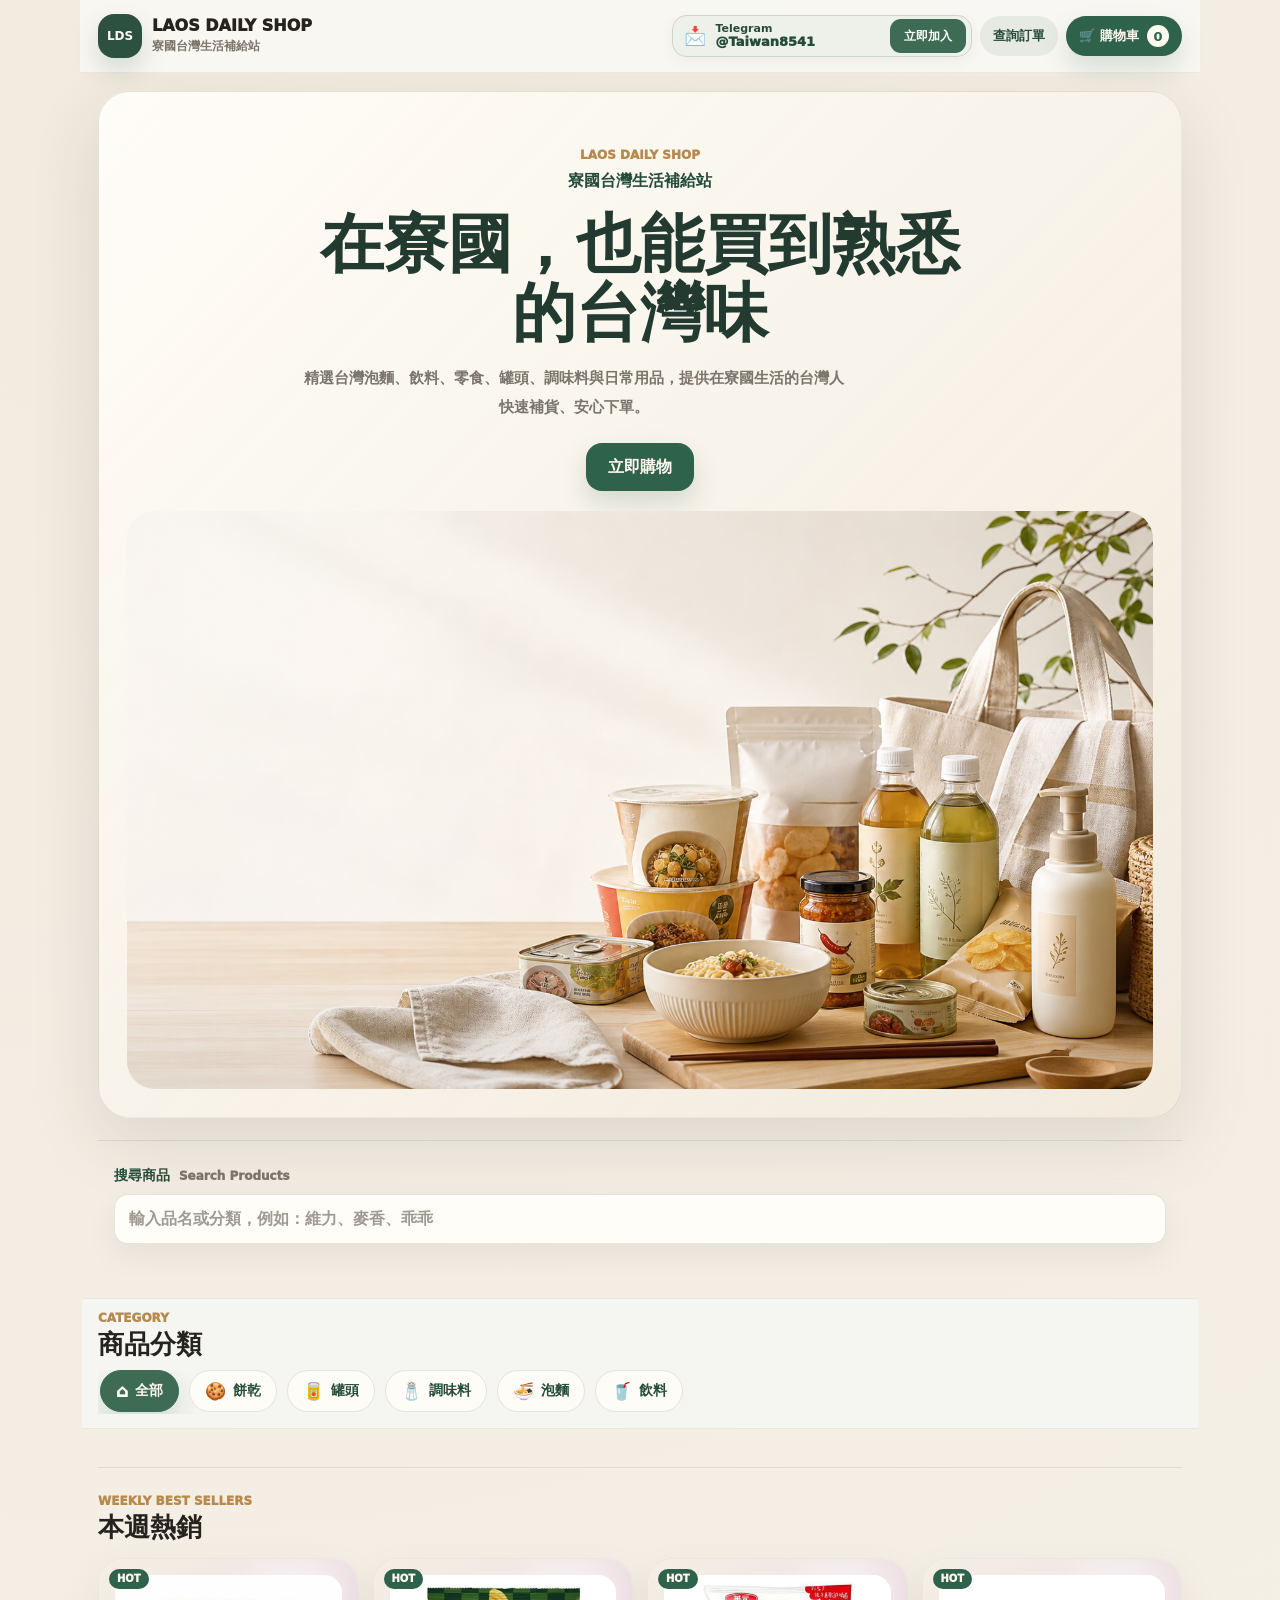
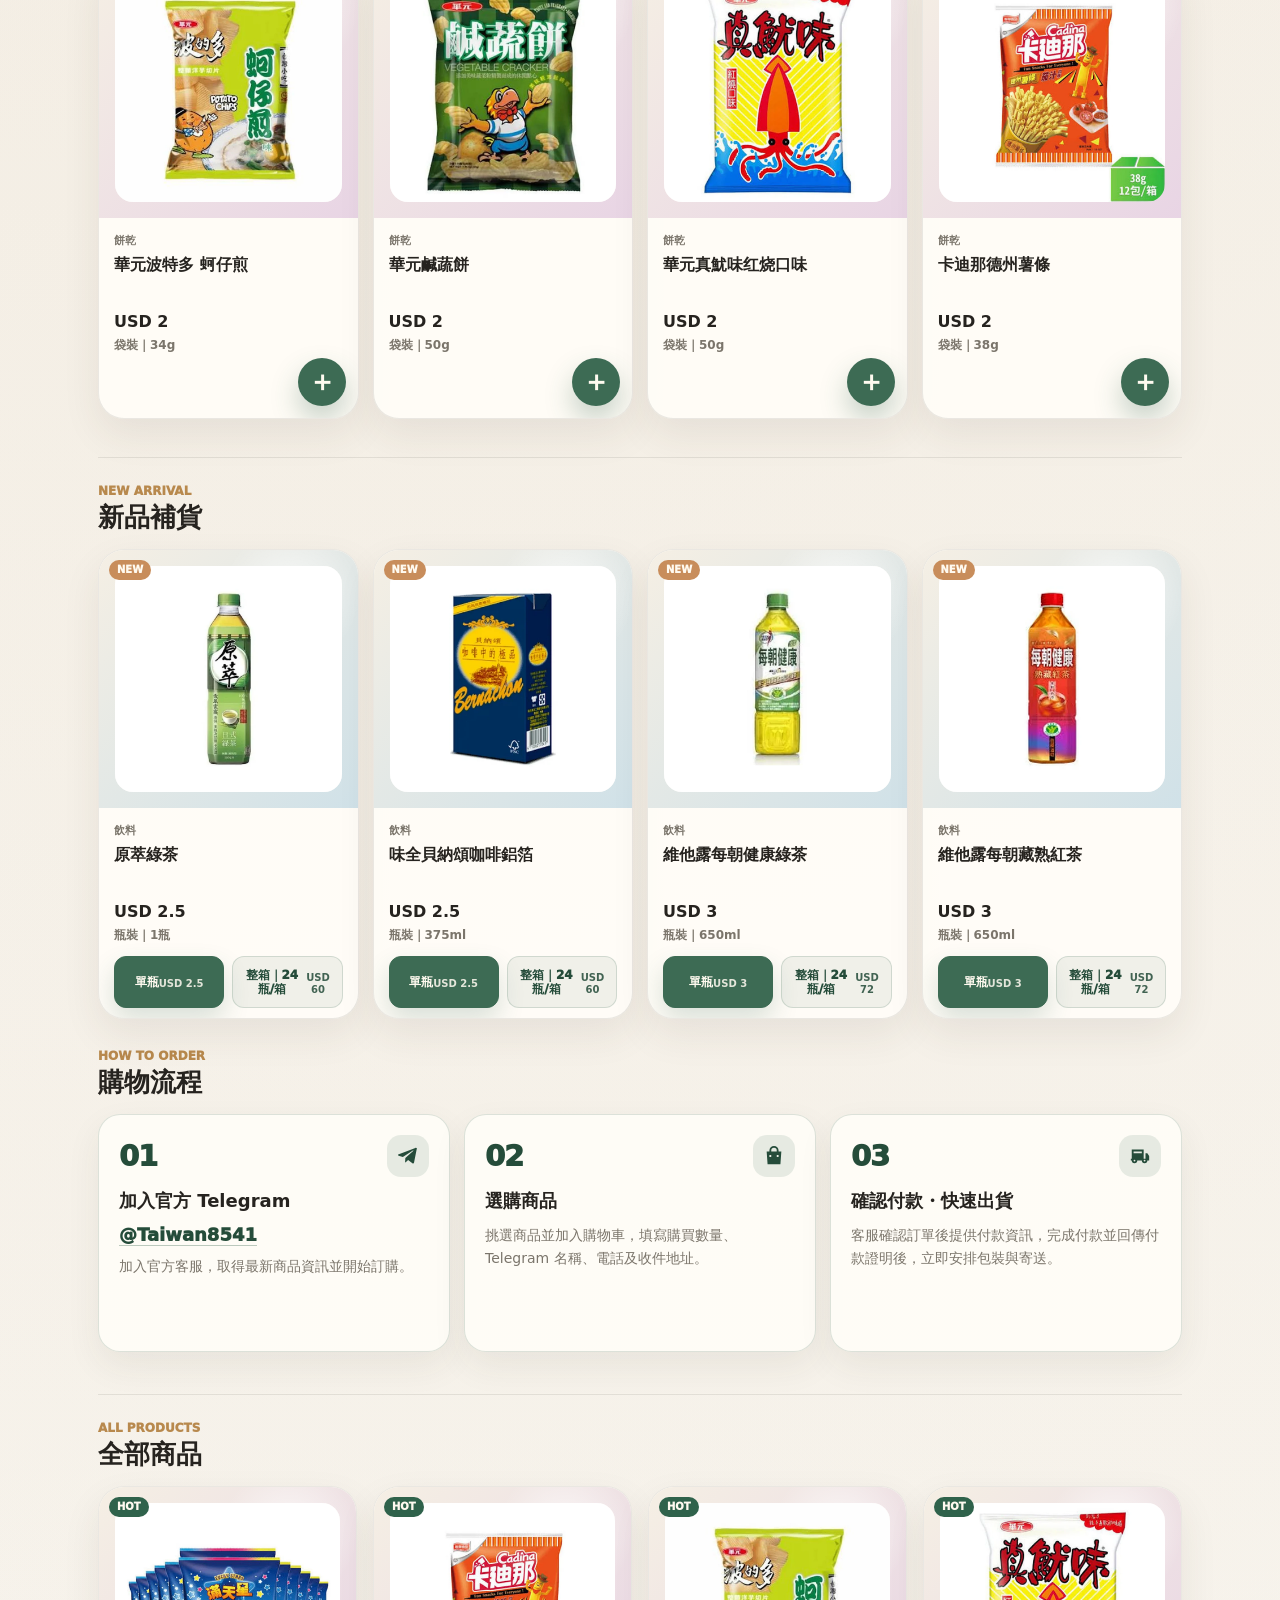
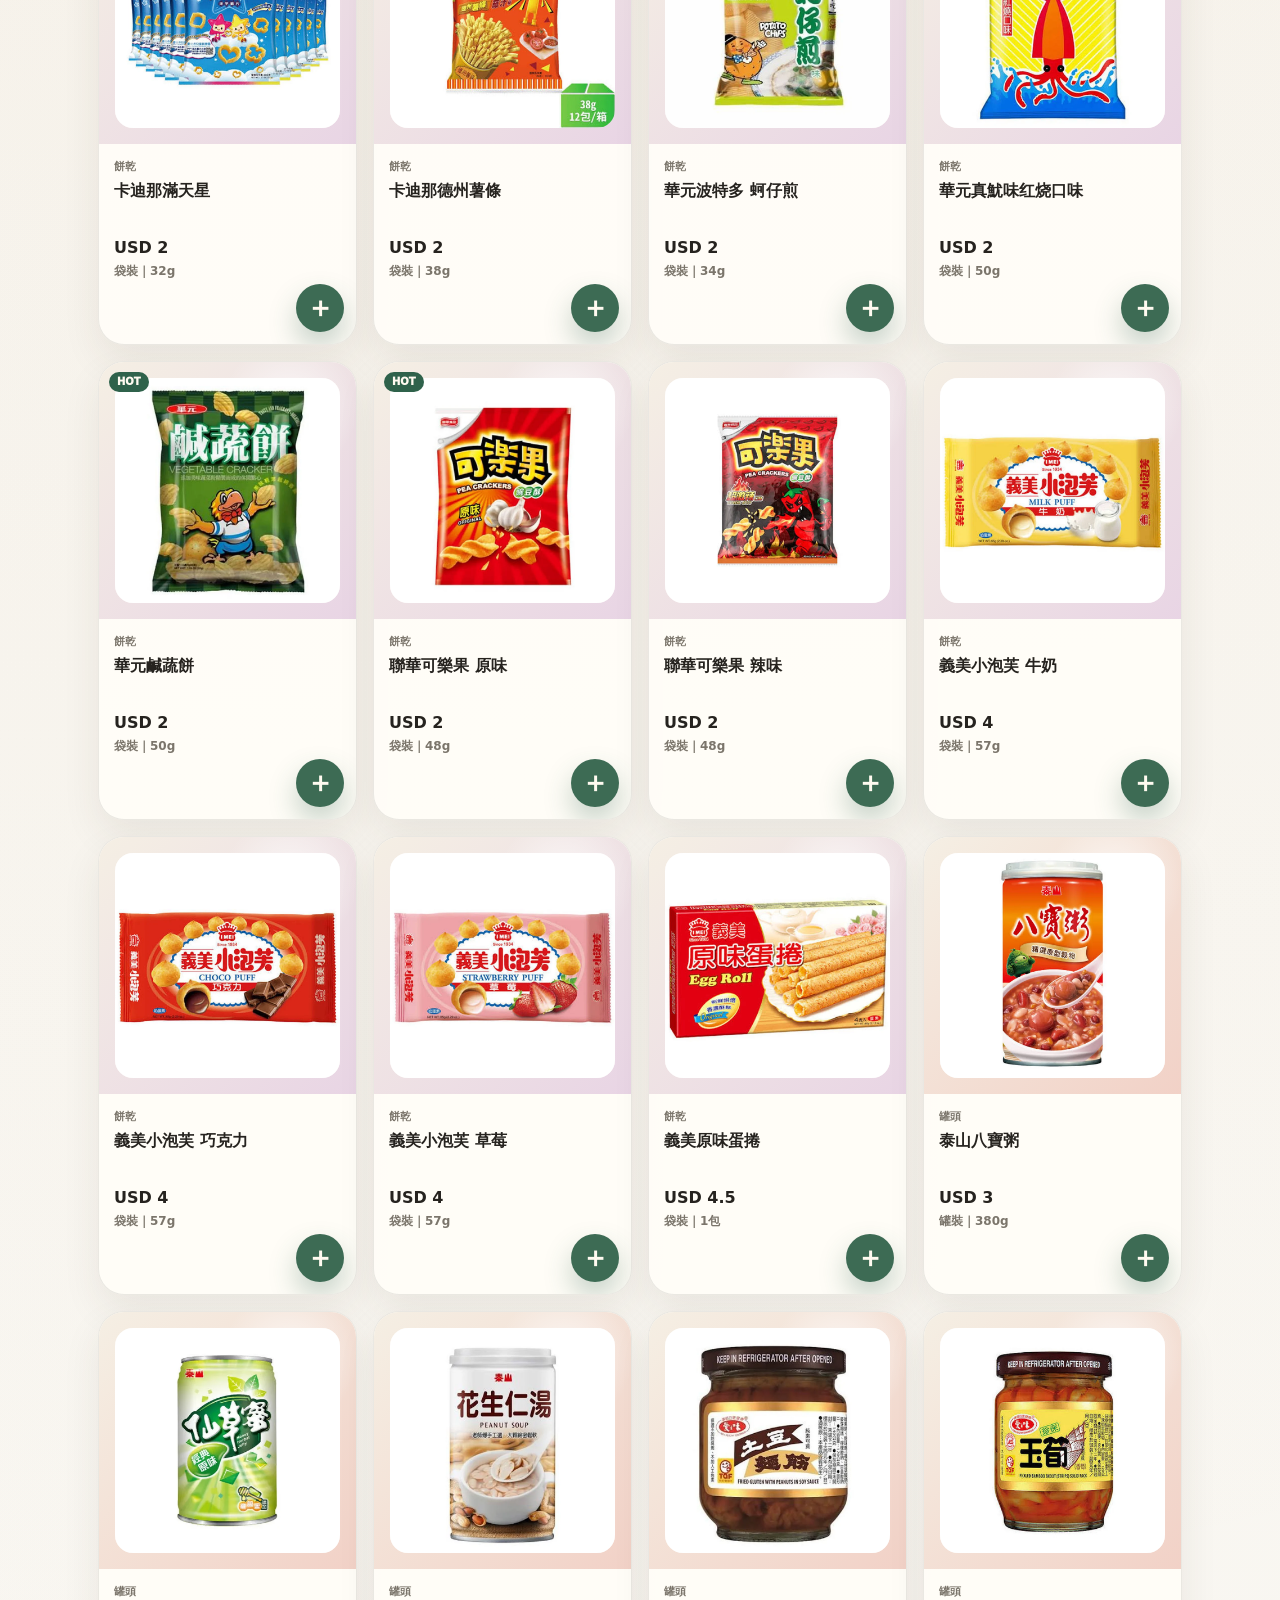
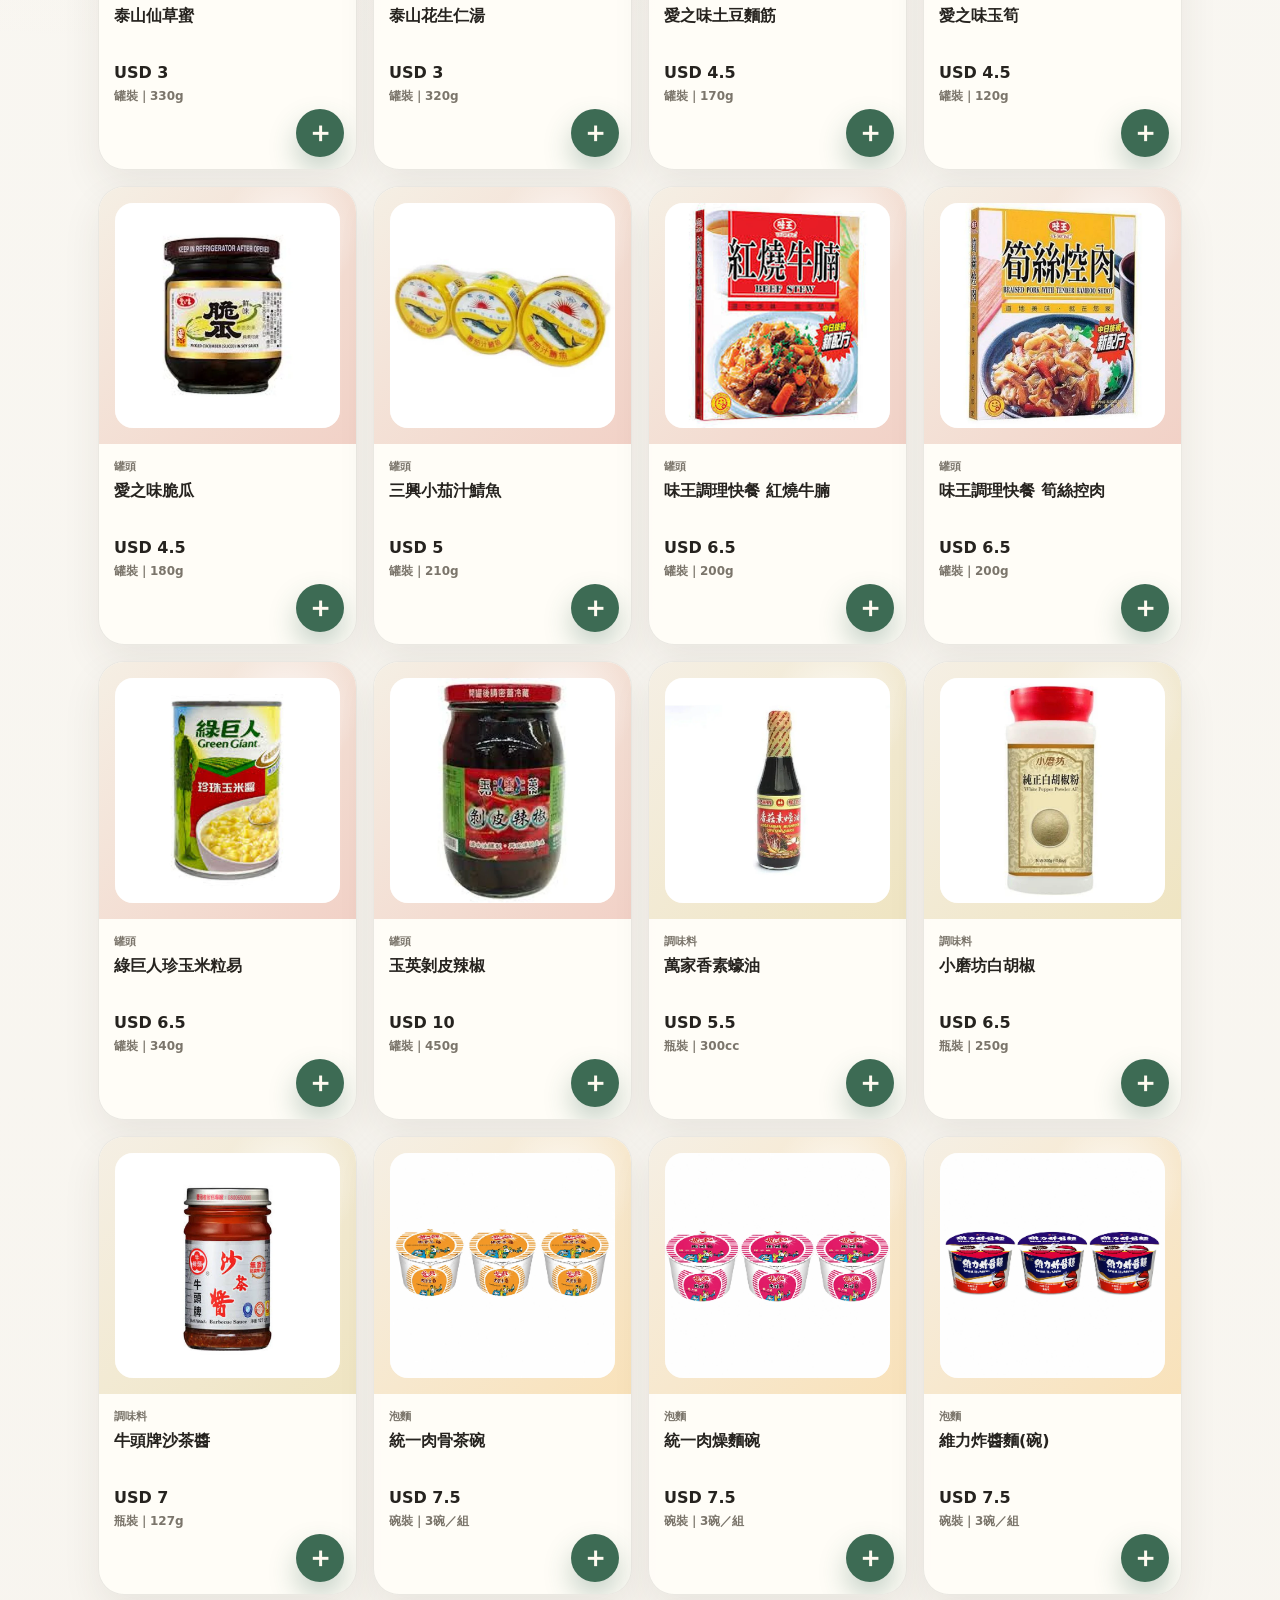
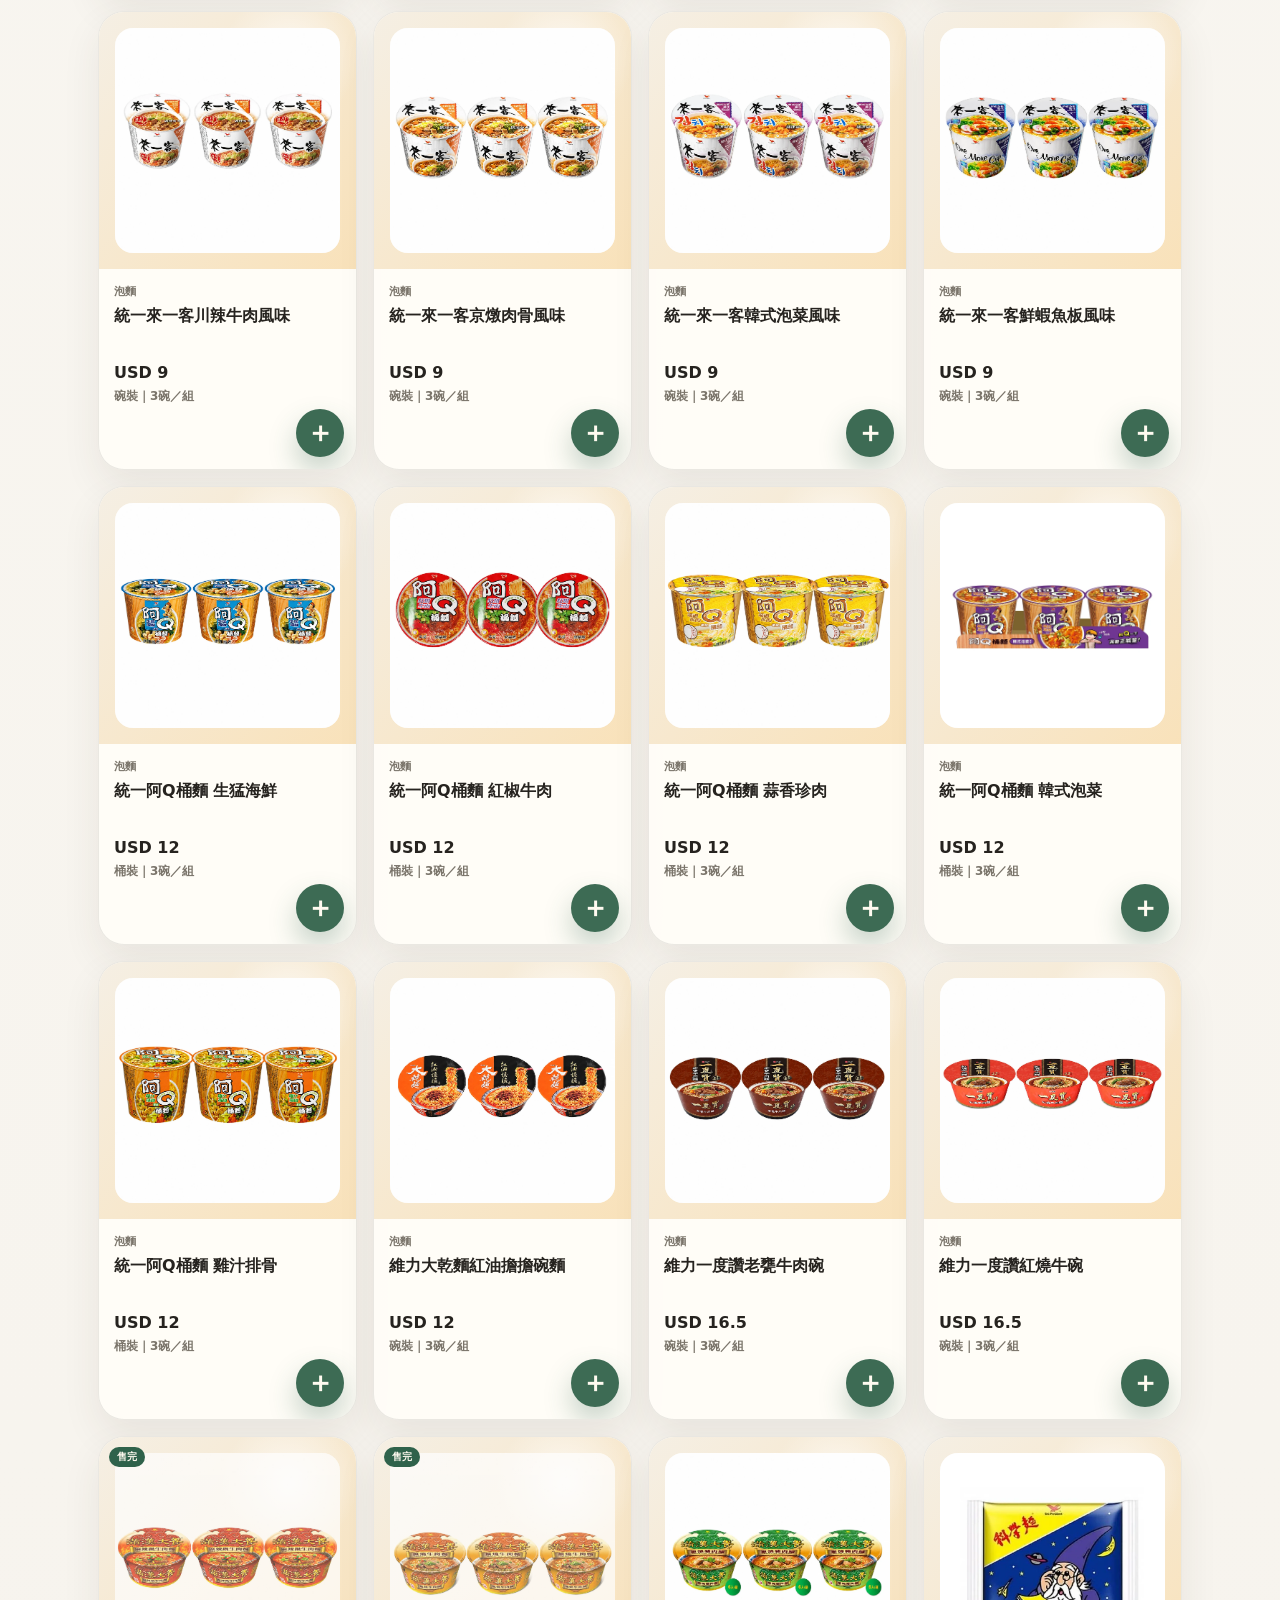
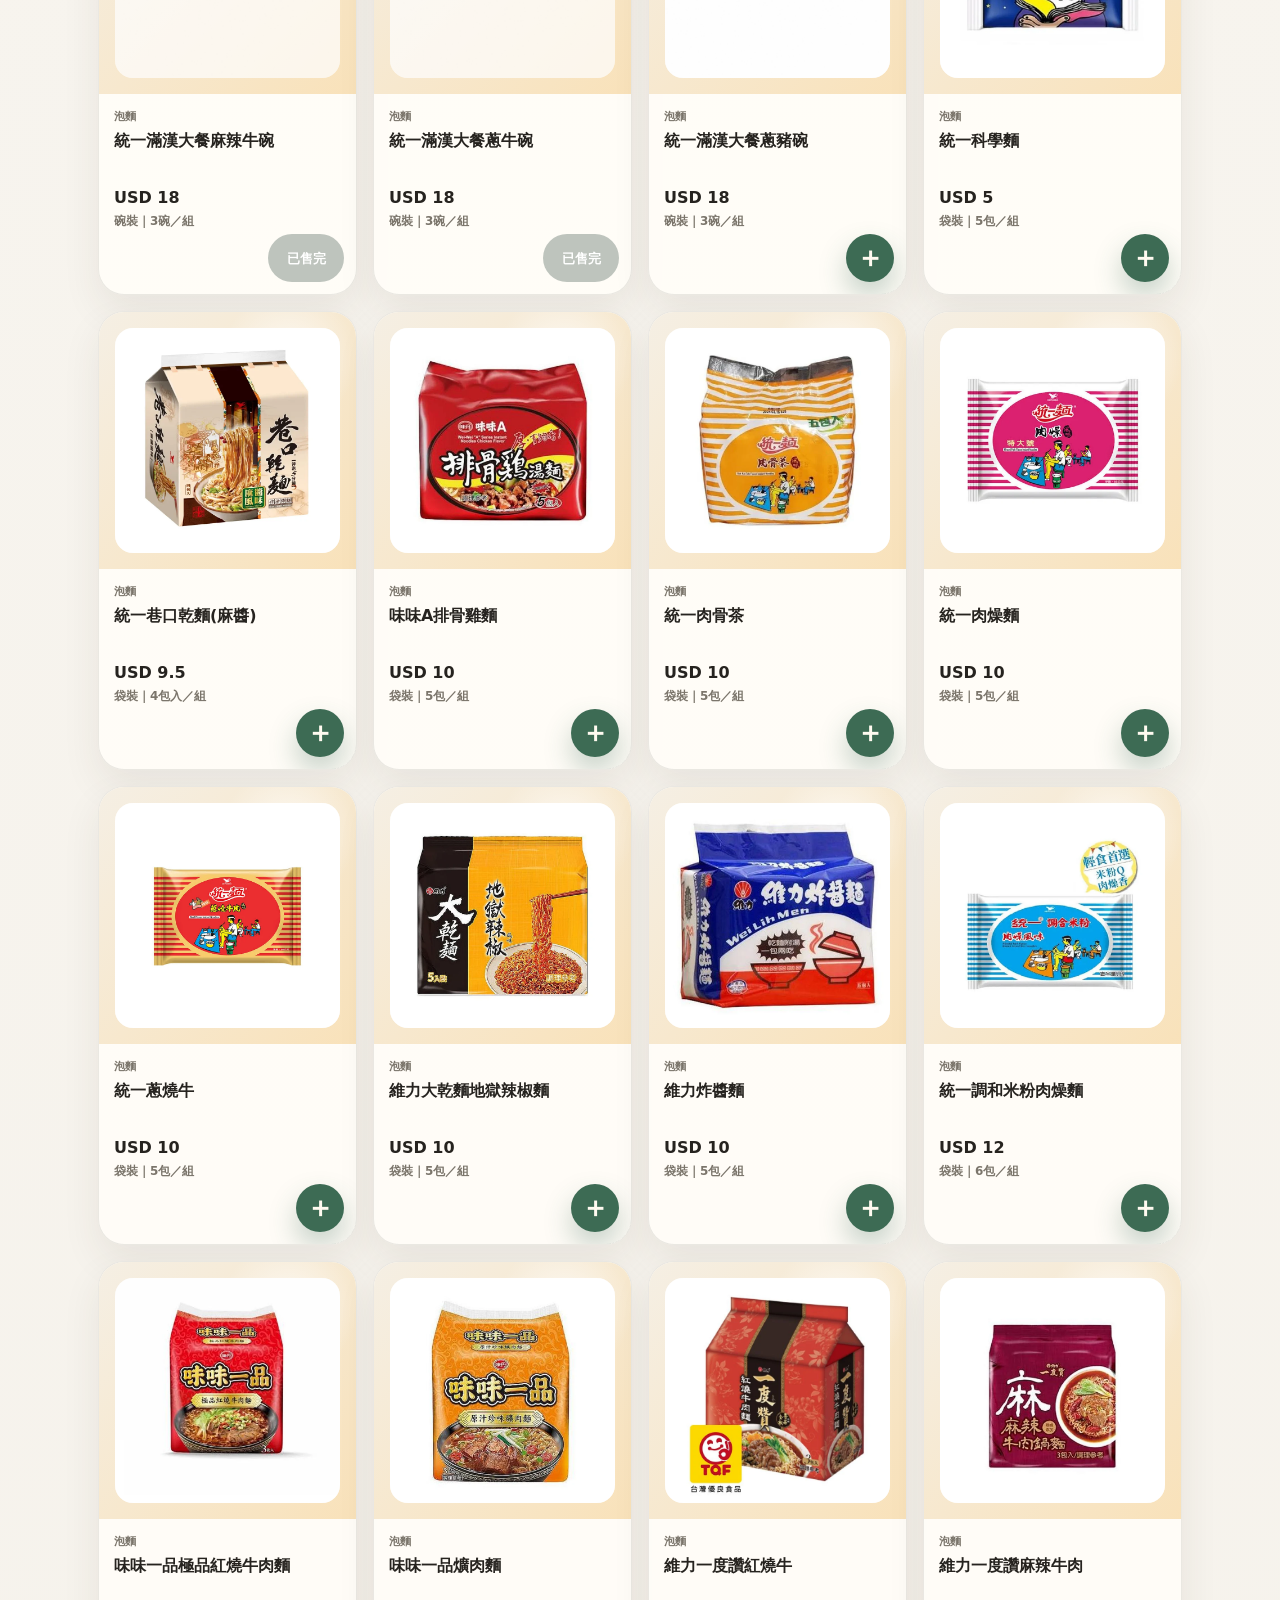
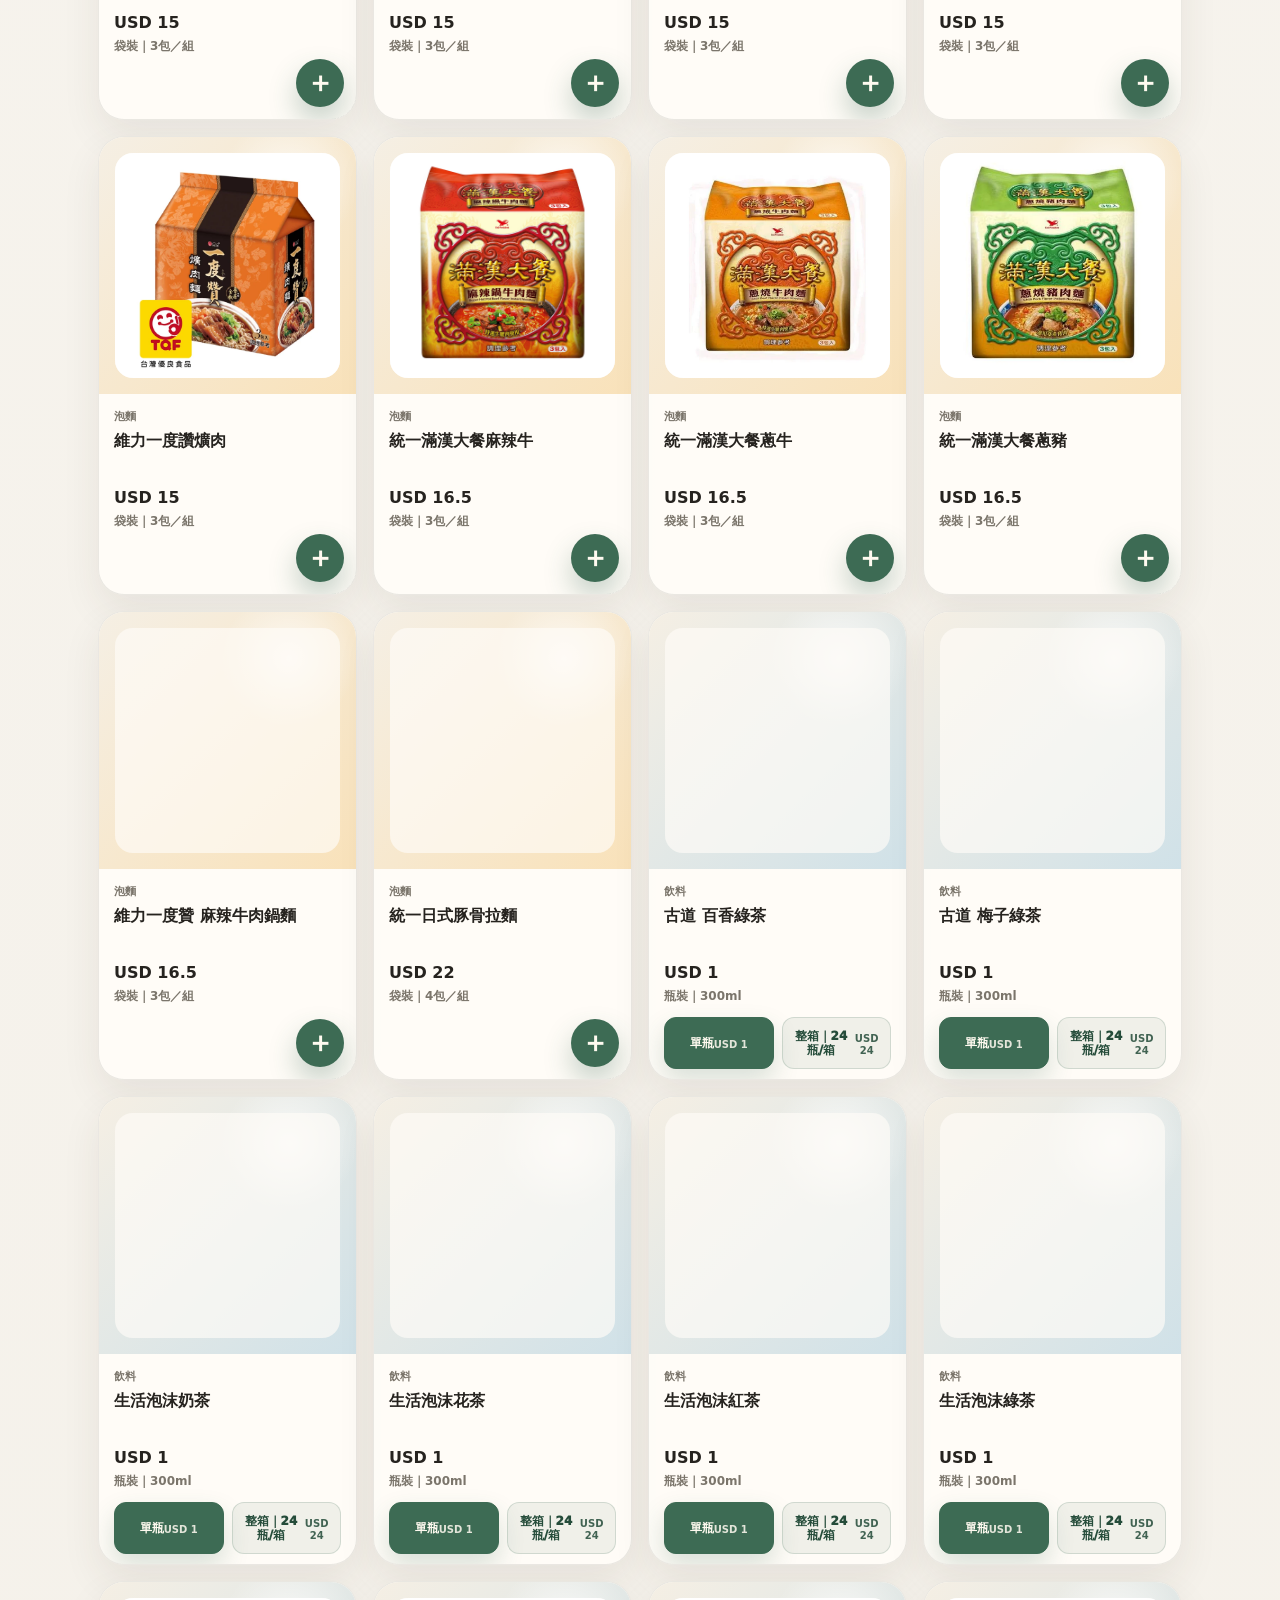
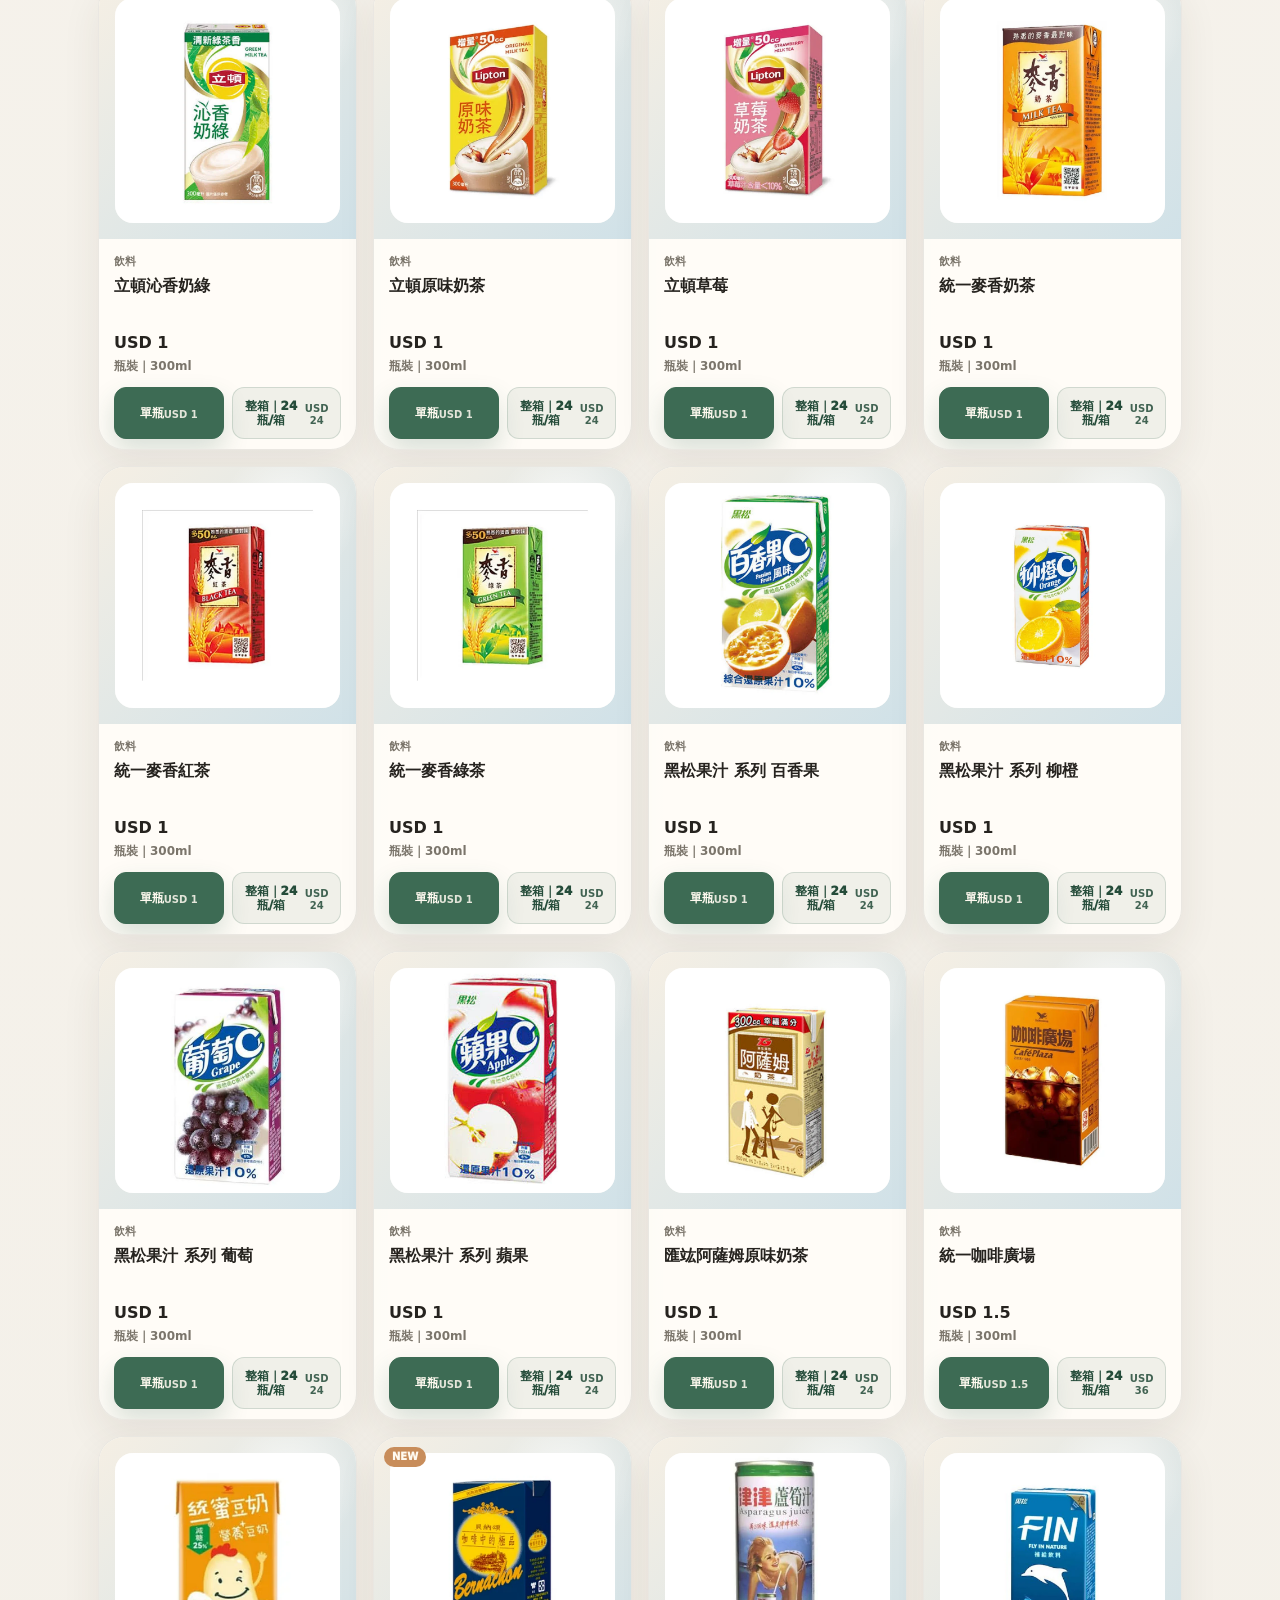
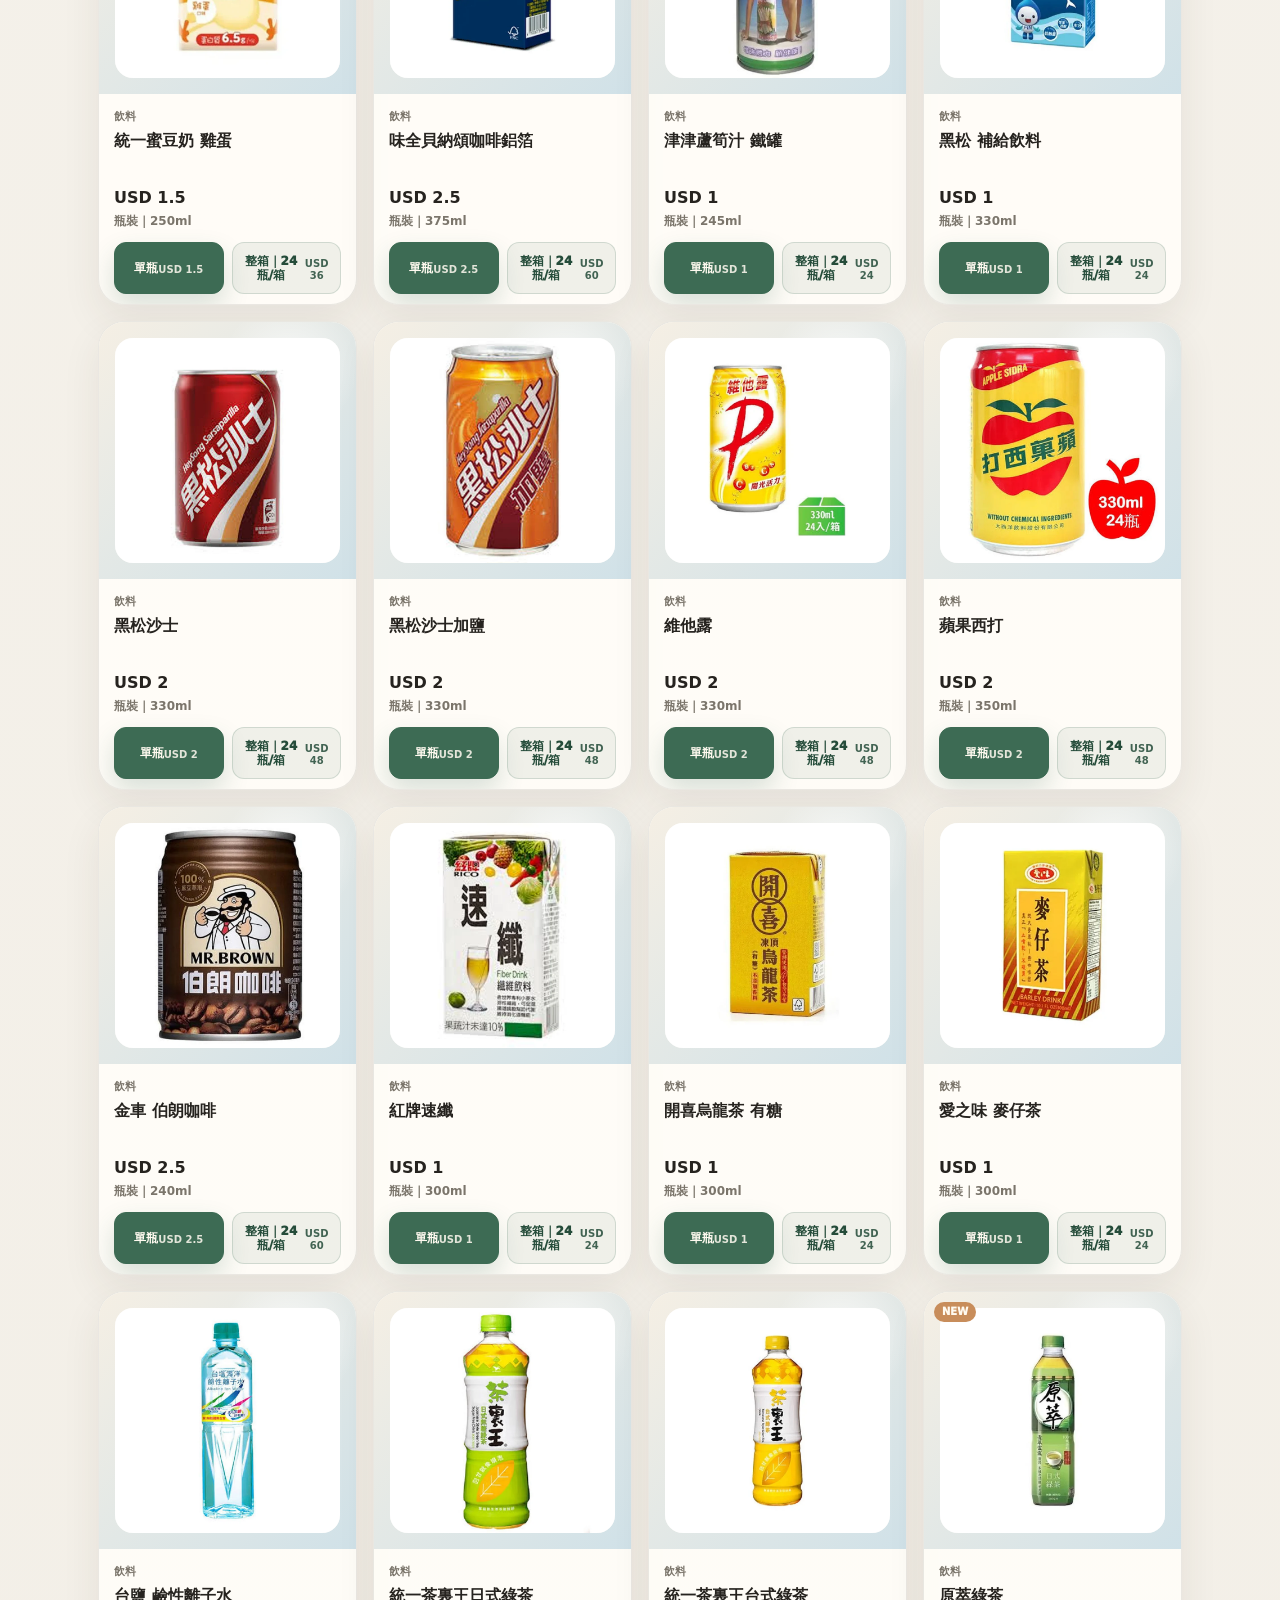
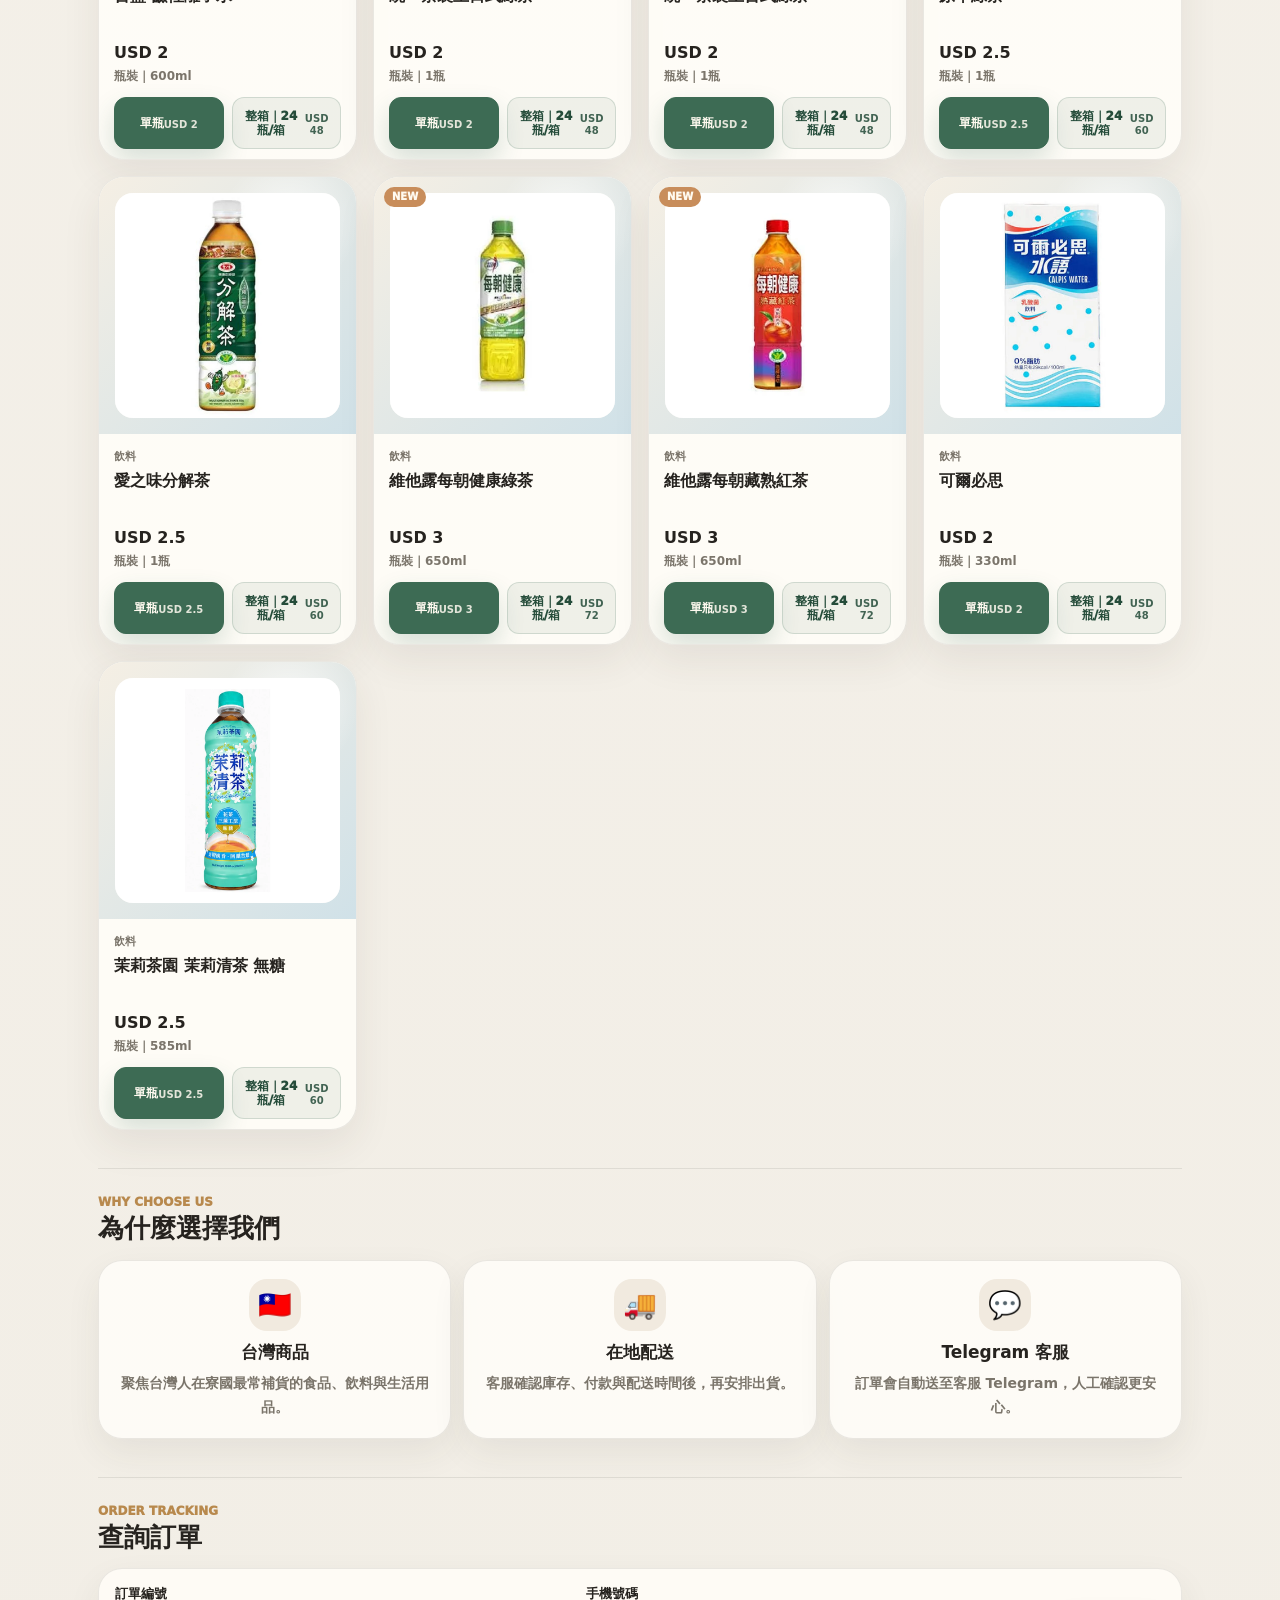
<file: index.html>
<!doctype html>
<html lang="zh-Hant">
  <head>
    <meta charset="utf-8" />
    <meta name="viewport" content="width=device-width, initial-scale=1, maximum-scale=1, user-scalable=no" />
    <meta name="build-version" content="20260722-1" />
    <meta http-equiv="Cache-Control" content="no-cache, no-store, must-revalidate" />
    <title>LAOS DAILY SHOP｜寮國台灣生活補給站</title>
    <meta
      name="description"
      content="LAOS DAILY SHOP 是服務在寮國生活、工作、旅遊的台灣人之生活補給商城，提供台灣泡麵、飲料、零食、罐頭、調味料與日常用品。"
    />
    <link rel="canonical" href="https://laos-daily-shop.pages.dev/" />
    <meta property="og:type" content="website" />
    <meta property="og:site_name" content="LAOS DAILY SHOP" />
    <meta property="og:title" content="LAOS DAILY SHOP｜寮國台灣生活補給站" />
    <meta
      property="og:description"
      content="在寮國也能輕鬆購買熟悉的台灣味，泡麵、飲料、零食、罐頭一次購足。"
    />
    <meta property="og:url" content="https://laos-daily-shop.pages.dev/" />
    <meta
      property="og:image"
      content="https://laos-daily-shop.pages.dev/images/social-share-20260903.jpg"
    />
    <meta
      property="og:image:secure_url"
      content="https://laos-daily-shop.pages.dev/images/social-share-20260903.jpg"
    />
    <meta property="og:image:type" content="image/jpeg" />
    <meta property="og:image:width" content="588" />
    <meta property="og:image:height" content="390" />
    <meta property="og:image:alt" content="LAOS DAILY SHOP 台灣柑仔店" />
    <meta name="twitter:card" content="summary_large_image" />
    <meta name="twitter:title" content="LAOS DAILY SHOP｜寮國台灣生活補給站" />
    <meta name="twitter:description" content="在寮國也能輕鬆購買熟悉的台灣味，泡麵、飲料、零食、罐頭一次購足。" />
    <meta
      name="twitter:image"
      content="https://laos-daily-shop.pages.dev/images/social-share-20260903.jpg"
    />
    <link rel="stylesheet" href="./styles.css?v=20260906-pricing-soldout-v1" />
  </head>
  <body data-build-version="20260803-telegram-name-v5">
    <header class="topbar">
      <a class="brand" href="#top" aria-label="LAOS DAILY SHOP 首頁">
        <span class="brand-mark">LDS</span>
        <span>
          <strong>LAOS DAILY SHOP</strong>
          <small>寮國台灣生活補給站</small>
        </span>
      </a>
      <div class="topbar-actions">
        <div class="telegram-header-cta" aria-label="官方 Telegram">
          <span class="telegram-header-icon" aria-hidden="true">📩</span>
          <span class="telegram-header-copy">
            <strong>Telegram</strong>
            <a href="https://t.me/Taiwan8541" target="_blank" rel="noopener noreferrer">@Taiwan8541</a>
          </span>
          <a class="telegram-header-button" href="https://t.me/Taiwan8541" target="_blank" rel="noopener noreferrer">立即加入</a>
        </div>
        <a class="order-lookup-pill" href="#order-lookup">查詢訂單</a>
        <button class="cart-pill" type="button" data-open-cart aria-label="開啟購物車，目前 0 項商品">
          <span><span aria-hidden="true">🛒</span> 購物車</span>
          <strong data-cart-count>0</strong>
        </button>
      </div>
    </header>

    <aside class="telegram-sticky-wrap" aria-label="官方 Telegram 購買提示">
      <div class="telegram-sticky-bar">
        <div class="telegram-sticky-info">
          <span class="telegram-sticky-icon" aria-hidden="true">📩</span>
          <span class="telegram-sticky-label">
            <strong>Telegram</strong>
            <a href="https://t.me/Taiwan8541" target="_blank" rel="noopener noreferrer">@Taiwan8541</a>
          </span>
        </div>
        <a class="telegram-sticky-button" href="https://t.me/Taiwan8541" target="_blank" rel="noopener noreferrer">立即加入</a>
      </div>
    </aside>

    <main id="top">
      <section class="hero" aria-label="品牌介紹">
        <div class="hero-copy">
          <p class="eyebrow">LAOS DAILY SHOP</p>
          <p class="hero-subtitle">寮國台灣生活補給站</p>
          <h1>在寮國，也能買到熟悉的台灣味</h1>
          <p>精選台灣泡麵、飲料、零食、罐頭、調味料與日常用品，提供在寮國生活的台灣人快速補貨、安心下單。</p>
          <div class="hero-actions">
            <a class="primary-link" href="#shop">立即購物</a>
          </div>
        </div>
        <div class="hero-media" aria-hidden="true">
          <img src="./hero-lifestyle.png" alt="" />
        </div>
      </section>

      <section class="search-panel" id="shop" aria-label="搜尋商品">
        <label for="product-search">搜尋商品 <span>Search Products</span></label>
        <input id="product-search" type="search" placeholder="輸入品名或分類，例如：維力、麥香、乖乖" />
      </section>

      <section class="section-block category-section" aria-labelledby="category-title">
        <div class="section-heading">
          <div>
            <p>Category</p>
            <h2 id="category-title">商品分類</h2>
          </div>
        </div>
        <nav class="category-tabs" aria-label="商品分類" data-category-tabs></nav>
      </section>

      <section class="section-block" aria-labelledby="best-title">
        <div class="section-heading">
          <div>
            <p>Weekly Best Sellers</p>
            <h2 id="best-title">本週熱銷</h2>
          </div>
        </div>
        <div class="product-row" data-hot-list></div>
      </section>

      <section class="section-block" aria-labelledby="new-title">
        <div class="section-heading">
          <div>
            <p>New Arrival</p>
            <h2 id="new-title">新品補貨</h2>
          </div>
        </div>
        <div class="product-row" data-new-list></div>
      </section>

      <section class="shopping-flow-section" id="how-to-order" aria-labelledby="shopping-flow-title">
        <div class="section-heading">
          <div>
            <p>How to Order</p>
            <h2 id="shopping-flow-title">購物流程</h2>
          </div>
        </div>
        <div class="shopping-flow-grid">
          <article class="shopping-flow-card">
            <div class="shopping-flow-card-head">
              <span class="shopping-flow-number">01</span>
              <span class="shopping-flow-icon" aria-hidden="true">
                <svg viewBox="0 0 24 24" role="img"><path d="M21.7 3.5 18.6 19c-.2 1.1-.9 1.4-1.8.9l-4.7-3.5-2.3 2.2c-.3.3-.5.5-1 .5l.3-4.8 8.8-8c.4-.3-.1-.5-.6-.2L6.4 13 1.8 11.6c-1-.3-1-1 .2-1.5L20 3.2c.8-.3 1.6.2 1.7.3Z"/></svg>
              </span>
            </div>
            <h3>加入官方 Telegram</h3>
            <a class="shopping-flow-telegram" href="https://t.me/Taiwan8541" target="_blank" rel="noopener noreferrer">@Taiwan8541</a>
            <p>加入官方客服，取得最新商品資訊並開始訂購。</p>
          </article>
          <article class="shopping-flow-card">
            <div class="shopping-flow-card-head">
              <span class="shopping-flow-number">02</span>
              <span class="shopping-flow-icon" aria-hidden="true">
                <svg viewBox="0 0 24 24" role="img"><path d="M7 7V6a5 5 0 0 1 10 0v1h3l-1 14H5L4 7h3Zm2 0h6V6a3 3 0 0 0-6 0v1Zm0 4H7v2h2v-2Zm8 0h-2v2h2v-2Z"/></svg>
              </span>
            </div>
            <h3>選購商品</h3>
            <p>挑選商品並加入購物車，填寫購買數量、Telegram 名稱、電話及收件地址。</p>
          </article>
          <article class="shopping-flow-card">
            <div class="shopping-flow-card-head">
              <span class="shopping-flow-number">03</span>
              <span class="shopping-flow-icon" aria-hidden="true">
                <svg viewBox="0 0 24 24" role="img"><path d="M3 5h13v10H3V5Zm2 2v2h9V7H5Zm0 5h4v1H5v-1Zm13-3h2l2 3v5h-2a3 3 0 0 1-6 0H9a3 3 0 0 1-6 0H2v-2h16V9Zm-2 8a1 1 0 1 0 2 0 1 1 0 0 0-2 0Zm-11 0a1 1 0 1 0 2 0 1 1 0 0 0-2 0Z"/></svg>
              </span>
            </div>
            <h3>確認付款・快速出貨</h3>
            <p>客服確認訂單後提供付款資訊，完成付款並回傳付款證明後，立即安排包裝與寄送。</p>
          </article>
        </div>
      </section>

      <section class="section-block all-products-section" aria-labelledby="products-title">
        <div class="section-heading">
          <div>
            <p>All Products</p>
            <h2 id="products-title">全部商品</h2>
          </div>
        </div>
        <div class="product-grid" data-product-grid></div>
        <p class="empty-state" data-empty-state hidden>沒有找到符合的商品。</p>
        <button class="secondary-button" type="button" data-retry-products hidden>重新載入商品</button>
      </section>

      <section class="info-section" aria-labelledby="why-title">
        <div class="section-heading">
          <div>
            <p>Why Choose Us</p>
            <h2 id="why-title">為什麼選擇我們</h2>
          </div>
        </div>
        <div class="benefit-grid">
          <article>
            <span class="benefit-icon">🇹🇼</span>
            <h3>台灣商品</h3>
            <p>聚焦台灣人在寮國最常補貨的食品、飲料與生活用品。</p>
          </article>
          <article>
            <span class="benefit-icon">🚚</span>
            <h3>在地配送</h3>
            <p>客服確認庫存、付款與配送時間後，再安排出貨。</p>
          </article>
          <article>
            <span class="benefit-icon">💬</span>
            <h3>Telegram 客服</h3>
            <p>訂單會自動送至客服 Telegram，人工確認更安心。</p>
          </article>
        </div>
      </section>

      <section class="info-section order-lookup-section" id="order-lookup" aria-labelledby="lookup-title">
        <div class="section-heading">
          <div>
            <p>Order Tracking</p>
            <h2 id="lookup-title">查詢訂單</h2>
          </div>
        </div>
        <form class="order-lookup-form" data-order-lookup-form>
          <label>
            訂單編號
            <input name="orderId" autocomplete="off" placeholder="例如：LDS-20260708-001" required />
          </label>
          <label>
            手機號碼
            <input name="phone" autocomplete="tel" inputmode="tel" placeholder="請輸入下單手機" required />
          </label>
          <button class="primary-button" type="submit">查詢訂單狀態</button>
          <p class="form-note">為保護資料，請同時輸入訂單編號與下單手機號碼。</p>
        </form>
        <div class="order-lookup-result" data-order-lookup-result hidden></div>
      </section>
    </main>

    <footer class="site-footer" aria-label="聯絡方式">
      <div>
        <strong>LAOS DAILY SHOP</strong>
        <p>寮國台灣生活補給站</p>
      </div>
      <nav>
        <a href="#top">聯絡我們 Contact</a>
        <a href="#top">Telegram 客服</a>
        <a href="#top">WhatsApp</a>
        <a href="#how-to-order">付款方式 Payment</a>
        <a href="#how-to-order">配送說明 Delivery</a>
        <a href="#how-to-order">退換貨政策 Return Policy</a>
      </nav>
    </footer>

    <div class="shop-toast" data-toast hidden>已加入購物車</div>

    <div class="mobile-cart-dock" data-mobile-cart-dock>
      <div class="mobile-cart-dock-summary" aria-live="polite">
        <small data-mobile-cart-label>購物車尚無商品</small>
        <strong data-mobile-cart-amount>可以先查看購物車</strong>
      </div>
      <button type="button" data-open-cart>查看購物車</button>
    </div>

    <aside class="cart-drawer" data-cart-drawer aria-hidden="true">
      <div class="cart-panel" role="dialog" aria-modal="true" aria-labelledby="cart-title">
        <div class="cart-header">
          <h2 id="cart-title">購物車</h2>
          <button type="button" data-close-cart aria-label="關閉購物車">關閉</button>
        </div>
        <p class="cart-order-guide">確認商品後，請往下填寫 Telegram 名稱、電話與地址，再按「送出訂單」。</p>
        <div class="cart-items" data-cart-items></div>
        <form class="checkout-form" data-order-form>
          <h3>下單資料</h3>
          <div class="order-detail-box">
            <div class="order-detail-head">
              <strong>訂單詳情</strong>
              <span data-order-count>0 件商品</span>
            </div>
            <div class="order-detail-list" data-order-detail-list></div>
          </div>
          <div class="payment-box payment-guide-card">
            <div class="payment-guide-heading">
              <span class="payment-guide-icon" aria-hidden="true">
                <svg viewBox="0 0 24 24" role="img"><path d="M21.7 3.5 18.6 19c-.2 1.1-.9 1.4-1.8.9l-4.7-3.5-2.3 2.2c-.3.3-.5.5-1 .5l.3-4.8 8.8-8c.4-.3-.1-.5-.6-.2L6.4 13 1.8 11.6c-1-.3-1-1 .2-1.5L20 3.2c.8-.3 1.6.2 1.7.3Z"/></svg>
              </span>
              <strong data-payment-title>付款與訂單確認</strong>
            </div>
            <p class="payment-warning"><b>請勿在客服確認前自行匯款</b><span data-payment-account>訂單送出後，請先聯絡官方 Telegram 客服確認商品與應付金額。</span></p>
            <div class="payment-contact">
              <span>官方 Telegram</span>
              <a href="https://t.me/Taiwan8541" target="_blank" rel="noopener noreferrer">@Taiwan8541</a>
            </div>
            <a class="payment-contact-button" href="https://t.me/Taiwan8541" target="_blank" rel="noopener noreferrer">
              <span class="payment-button-icon" aria-hidden="true">
                <svg viewBox="0 0 24 24" role="img"><path d="M21.7 3.5 18.6 19c-.2 1.1-.9 1.4-1.8.9l-4.7-3.5-2.3 2.2c-.3.3-.5.5-1 .5l.3-4.8 8.8-8c.4-.3-.1-.5-.6-.2L6.4 13 1.8 11.6c-1-.3-1-1 .2-1.5L20 3.2c.8-.3 1.6.2 1.7.3Z"/></svg>
              </span>
              聯絡官方客服
            </a>
            <div class="payment-guide-section">
              <h4>付款流程</h4>
              <ol>
                <li>送出訂單資料。</li>
                <li>聯絡 Telegram 客服確認商品、庫存與訂單金額。</li>
                <li>客服提供正式收款資訊。</li>
                <li>完成付款後，將付款截圖傳送給客服。</li>
                <li>款項確認後安排包裝與寄送。</li>
              </ol>
            </div>
            <div class="payment-guide-section payment-reminders">
              <h4>付款提醒</h4>
              <ul>
                <li>請依客服最終確認的金額付款。</li>
                <li>付款前請再次確認收款帳號。</li>
                <li>付款完成後請保留交易紀錄及付款截圖。</li>
                <li>客服確認款項後才視為訂單成立。</li>
                <li>如有缺貨或金額異動，以客服最後確認結果為準。</li>
              </ul>
            </div>
            <small data-payment-note>完成付款並回傳付款證明後，客服確認款項並安排出貨。</small>
          </div>
          <label>
            Telegram 名稱
            <input
              name="name"
              required
              autocomplete="name"
              placeholder="請填寫您的 Telegram 顯示名稱或帳號"
              aria-describedby="telegram-name-help"
            />
            <small id="telegram-name-help">例如：陳小明 或 @username</small>
          </label>
          <label>
            電話
            <input name="phone" required autocomplete="tel" inputmode="tel" />
          </label>
          <label>
            地址
            <textarea name="address" required rows="3" autocomplete="street-address"></textarea>
          </label>
          <label>
            備註
            <textarea name="note" rows="2" placeholder="例如：希望送達時間、替代商品、付款備註"></textarea>
          </label>
          <div class="checkout-total-box" data-checkout-total>
            <strong>訂單金額：依店家回覆為準</strong>
          </div>
          <button class="primary-button" type="submit">送出訂單</button>
          <p class="form-note">
            請先聯絡官方 Telegram 客服確認訂單，客服將提供正式付款資訊。
          </p>
        </form>
        <div class="order-success" data-order-success hidden>
          <h3>下單完成</h3>
          <p>訂單已送出，客服會透過電話或訊息與你確認商品、付款與配送。</p>
          <div class="success-detail" data-success-detail></div>
          <button class="primary-button" type="button" data-success-close>完成</button>
        </div>
      </div>
    </aside>

    <script src="./config.js?v=20260819-basic-ga4-v1"></script>
    <script src="./script.js?v=20260906-pricing-soldout-v1"></script>
  </body>
</html>
</file>
<file: styles.css>
:root {
  color-scheme: light;
  --bg: #f5f6f3;
  --paper: #ffffff;
  --soft: #f0ede6;
  --ink: #17211d;
  --muted: #69736f;
  --line: #e2e5df;
  --green: #1f5c43;
  --green-dark: #143d2d;
  --gold: #c69a49;
  --red: #b8513f;
  --shadow: 0 18px 45px rgba(26, 39, 34, 0.1);
  --radius: 18px;
}

* {
  box-sizing: border-box;
}

html {
  scroll-behavior: smooth;
  background: var(--bg);
}

body {
  margin: 0;
  background: var(--bg);
  color: var(--ink);
  font-family:
    "Noto Sans TC", "PingFang TC", "Microsoft JhengHei", system-ui, sans-serif;
  letter-spacing: 0;
}

a {
  color: inherit;
  text-decoration: none;
}

button,
input,
textarea {
  font: inherit;
}

button {
  cursor: pointer;
}

.topbar {
  position: sticky;
  top: 0;
  z-index: 5;
  display: flex;
  align-items: center;
  justify-content: space-between;
  gap: 14px;
  width: min(100%, 960px);
  margin: 0 auto;
  padding: 12px 16px;
  background: rgba(245, 246, 243, 0.9);
  border-bottom: 1px solid rgba(226, 229, 223, 0.86);
  backdrop-filter: blur(16px);
}

.telegram-sticky-wrap {
  display: none;
  position: sticky;
  top: var(--telegram-sticky-top, 66px);
  z-index: 4;
  width: min(100%, 960px);
  margin: 0 auto;
  padding: 6px 16px;
  background: rgba(245, 246, 243, 0.94);
  backdrop-filter: blur(16px);
}

.telegram-sticky-bar {
  display: flex;
  align-items: center;
  gap: 14px;
  min-width: 0;
  min-height: 50px;
  padding: 6px 8px 6px 14px;
  border: 1px solid rgba(61, 107, 84, 0.2);
  border-radius: 16px;
  background: rgba(238, 242, 235, 0.98);
  box-shadow: 0 6px 18px rgba(35, 67, 52, 0.07);
}

.telegram-sticky-info {
  display: flex;
  flex: 1 1 auto;
  align-items: center;
  gap: 11px;
  min-width: 0;
}

.telegram-sticky-icon {
  flex: 0 0 auto;
  font-size: 20px;
  line-height: 1;
}

.telegram-sticky-label {
  display: inline-flex;
  flex: 0 0 auto;
  align-items: center;
  gap: 10px;
  white-space: nowrap;
}

.telegram-sticky-label strong {
  color: var(--green-dark);
  font-size: 14px;
  font-weight: 900;
}

.telegram-sticky-label a {
  color: var(--green-dark);
  font-size: 16px;
  font-weight: 950;
  text-decoration: underline;
  text-decoration-color: rgba(61, 107, 84, 0.28);
  text-underline-offset: 3px;
}

.telegram-label-short {
  display: none;
}

.telegram-sticky-button {
  display: inline-flex;
  flex: 0 0 auto;
  align-items: center;
  justify-content: center;
  min-width: 94px;
  min-height: 38px;
  padding: 0 16px;
  border-radius: 13px;
  background: var(--green);
  color: #fff;
  font-size: 13px;
  font-weight: 950;
  box-shadow: 0 8px 16px rgba(31, 92, 67, 0.15);
  transition: transform 0.16s ease, background 0.16s ease;
}

.telegram-sticky-button:hover {
  background: var(--green-dark);
  transform: translateY(-1px);
}

.telegram-sticky-button:focus-visible,
.telegram-sticky-label a:focus-visible {
  outline: 3px solid rgba(198, 154, 73, 0.48);
  outline-offset: 2px;
}

@media (max-width: 860px) {
  .telegram-sticky-wrap {
    display: block;
    padding: 5px 10px;
  }

  .telegram-sticky-bar {
    gap: 8px;
    min-height: 50px;
    padding: 5px 6px 5px 10px;
    border-radius: 14px;
  }

  .telegram-sticky-info {
    gap: 7px;
  }

  .telegram-sticky-label {
    display: grid;
    gap: 0;
    line-height: 1.15;
  }

  .telegram-sticky-label strong {
    font-size: 11px;
  }

  .telegram-sticky-label a {
    font-size: 14px;
  }

  .telegram-sticky-button {
    min-width: 86px;
    min-height: 38px;
    padding: 0 12px;
  }
}

@media (max-width: 350px) {
  .telegram-sticky-icon {
    display: none;
  }
}

.brand {
  display: inline-flex;
  align-items: center;
  gap: 10px;
  min-width: 0;
}

.brand-mark {
  display: grid;
  flex: 0 0 auto;
  place-items: center;
  width: 42px;
  height: 42px;
  border-radius: 14px;
  background: var(--green-dark);
  color: #fff;
  font-size: 12px;
  font-weight: 900;
}

.brand strong,
.brand small {
  display: block;
}

.brand strong {
  font-size: 16px;
  font-weight: 950;
  line-height: 1.1;
}

.brand small {
  margin-top: 3px;
  color: var(--muted);
  font-size: 12px;
  font-weight: 800;
}

.topbar-actions {
  display: inline-flex;
  align-items: center;
  gap: 8px;
}

.telegram-header-cta {
  display: inline-flex;
  flex: 0 1 300px;
  align-items: center;
  gap: 9px;
  width: clamp(260px, 26vw, 300px);
  height: 42px;
  padding: 4px 5px 4px 11px;
  border: 1px solid rgba(61, 107, 84, 0.2);
  border-radius: 15px;
  background: rgba(238, 242, 235, 0.96);
  box-shadow: 0 5px 14px rgba(35, 67, 52, 0.06);
}

.telegram-header-icon {
  flex: 0 0 auto;
  font-size: 18px;
  line-height: 1;
}

.telegram-header-copy {
  display: grid;
  flex: 1 1 auto;
  min-width: 0;
  line-height: 1.05;
}

.telegram-header-copy strong {
  color: var(--green-dark);
  font-size: 11px;
  font-weight: 900;
}

.telegram-header-copy a {
  color: var(--green-dark);
  font-size: 13px;
  font-weight: 950;
  text-decoration: none;
  white-space: nowrap;
}

.telegram-header-button {
  display: inline-flex;
  flex: 0 0 auto;
  align-items: center;
  justify-content: center;
  min-width: 76px;
  height: 34px;
  padding: 0 11px;
  border-radius: 11px;
  background: var(--green);
  color: #fff;
  font-size: 12px;
  font-weight: 950;
  text-decoration: none;
  transition: background 0.16s ease, transform 0.16s ease;
}

.telegram-header-button:hover {
  background: var(--green-dark);
  transform: translateY(-1px);
}

.telegram-header-button:focus-visible,
.telegram-header-copy a:focus-visible {
  outline: 3px solid rgba(198, 154, 73, 0.48);
  outline-offset: 2px;
}

@media (max-width: 860px) {
  .telegram-header-cta {
    display: none;
  }
}

.order-lookup-pill,
.cart-pill,
.cart-header button {
  border: 0;
  border-radius: 999px;
  background: var(--green);
  color: #fff;
  font-size: 13px;
  font-weight: 900;
}

.order-lookup-pill {
  display: inline-flex;
  align-items: center;
  min-height: 40px;
  padding: 0 13px;
  background: rgba(61, 107, 84, 0.1);
  color: var(--green-dark);
  text-decoration: none;
}

.cart-pill {
  display: inline-flex;
  align-items: center;
  gap: 8px;
  min-height: 40px;
  padding: 0 13px;
}

.cart-pill strong {
  display: grid;
  place-items: center;
  min-width: 22px;
  height: 22px;
  border-radius: 999px;
  background: #fff;
  color: var(--green);
}

main {
  width: min(100%, 960px);
  margin: 0 auto;
  padding: 16px 16px 42px;
}

h1,
h2,
h3,
p {
  margin: 0;
}

.eyebrow,
.section-heading p {
  margin: 0 0 5px;
  color: var(--gold);
  font-size: 11px;
  font-weight: 950;
  letter-spacing: 0;
  text-transform: uppercase;
}

.hero {
  display: grid;
  gap: 22px;
  padding: 26px;
  overflow: hidden;
  border: 1px solid var(--line);
  border-radius: 24px;
  background:
    radial-gradient(circle at 88% 16%, rgba(198, 154, 73, 0.24), transparent 28%),
    linear-gradient(145deg, #fff 0%, #f4efe4 100%);
  box-shadow: var(--shadow);
}

.hero h1 {
  max-width: 11em;
  color: var(--green-dark);
  font-size: 34px;
  font-weight: 950;
  line-height: 1.12;
}

.hero-copy > p:last-of-type {
  margin-top: 13px;
  color: var(--muted);
  font-size: 15px;
  font-weight: 700;
  line-height: 1.75;
}

.hero-actions {
  display: flex;
  gap: 10px;
  flex-wrap: wrap;
  margin-top: 18px;
}

.primary-link,
.secondary-link,
.primary-button,
.add-button {
  display: inline-flex;
  align-items: center;
  justify-content: center;
  min-height: 46px;
  border-radius: 999px;
  font-weight: 950;
}

.primary-link,
.primary-button,
.add-button {
  border: 0;
  background: var(--green);
  color: #fff;
}

.secondary-link {
  border: 1px solid var(--line);
  background: #fff;
  color: var(--green-dark);
  padding: 0 18px;
}

.primary-link {
  padding: 0 20px;
}

.hero-board {
  display: grid;
  grid-template-columns: 1.1fr 1fr;
  gap: 10px;
}

.hero-tile {
  display: grid;
  place-items: center;
  min-height: 84px;
  border: 1px solid rgba(31, 92, 67, 0.12);
  border-radius: 18px;
  background: rgba(255, 255, 255, 0.82);
  color: var(--green-dark);
  font-size: 17px;
  font-weight: 950;
  box-shadow: 0 10px 25px rgba(26, 39, 34, 0.07);
}

.tile-large {
  grid-row: span 2;
  min-height: 178px;
  background: var(--green-dark);
  color: #fff;
  font-size: 26px;
}

.search-panel {
  margin-top: 18px;
  padding: 14px;
  background: var(--paper);
  border: 1px solid var(--line);
  border-radius: var(--radius);
  box-shadow: 0 10px 28px rgba(26, 39, 34, 0.05);
}

.search-panel label {
  display: block;
  margin-bottom: 9px;
  color: var(--green-dark);
  font-size: 14px;
  font-weight: 950;
}

.search-panel label span {
  margin-left: 4px;
  color: var(--muted);
  font-size: 12px;
}

.search-panel input,
.checkout-form input,
.checkout-form textarea {
  width: 100%;
  border: 1px solid var(--line);
  border-radius: 14px;
  background: #fff;
  color: var(--ink);
  outline: none;
}

.search-panel input {
  min-height: 50px;
  padding: 0 14px;
  font-weight: 800;
}

.section-block,
.info-section {
  margin-top: 30px;
}

.section-heading {
  display: flex;
  align-items: end;
  justify-content: space-between;
  gap: 16px;
  margin-bottom: 13px;
}

.section-heading h2 {
  color: var(--ink);
  font-size: 24px;
  line-height: 1.15;
}

.product-row,
.category-tabs {
  display: flex;
  gap: 12px;
  overflow-x: auto;
  padding: 1px 1px 8px;
  scrollbar-width: none;
}

.product-row::-webkit-scrollbar,
.category-tabs::-webkit-scrollbar {
  display: none;
}

.category-tabs {
  margin-inline: -16px;
  padding-inline: 16px;
}

.tab-button {
  flex: 0 0 auto;
  min-height: 42px;
  padding: 0 16px;
  border: 1px solid var(--line);
  border-radius: 999px;
  background: #fff;
  color: var(--green-dark);
  font-size: 14px;
  font-weight: 950;
}

.tab-button.is-active {
  border-color: var(--green);
  background: var(--green);
  color: #fff;
}

.product-grid {
  display: grid;
  grid-template-columns: repeat(2, minmax(0, 1fr));
  gap: 14px;
}

.product-card {
  position: relative;
  min-width: 158px;
  overflow: hidden;
  border: 1px solid var(--line);
  border-radius: 20px;
  background: var(--paper);
  box-shadow: 0 14px 34px rgba(26, 39, 34, 0.08);
}

.product-row .product-card {
  flex: 0 0 168px;
}

.badge-row {
  position: absolute;
  top: 10px;
  left: 10px;
  z-index: 2;
  display: flex;
  gap: 6px;
}

.badge {
  padding: 5px 8px;
  border-radius: 999px;
  background: var(--green-dark);
  color: #fff;
  font-size: 10px;
  font-weight: 950;
  line-height: 1;
}

.badge-new {
  background: var(--gold);
}

.badge-sold-out {
  background: var(--red);
}

.product-art {
  position: relative;
  aspect-ratio: 1 / 1;
  display: block;
  padding: 14px;
  background: linear-gradient(135deg, #f7f5ef, var(--card-color));
}

.product-art img {
  display: block;
  width: 100%;
  height: 100%;
  object-fit: contain;
  border-radius: 18px;
  background: rgba(255, 255, 255, 0.72);
}

.product-placeholder {
  display: grid;
  align-content: center;
  justify-items: center;
  gap: 10px;
  width: 100%;
  height: 100%;
  border-radius: 18px;
  background:
    radial-gradient(circle at 72% 22%, rgba(255, 255, 255, 0.92) 0 18%, transparent 19%),
    linear-gradient(145deg, rgba(255, 255, 255, 0.8), rgba(255, 255, 255, 0.44));
  border: 1px solid rgba(255, 255, 255, 0.72);
  color: var(--green-dark);
  box-shadow: inset 0 1px 0 rgba(255, 255, 255, 0.72);
}

.product-placeholder span {
  display: grid;
  place-items: center;
  width: 74px;
  height: 74px;
  border-radius: 24px;
  background:
    linear-gradient(145deg, rgba(255, 255, 255, 0.92), rgba(255, 255, 255, 0.52)),
    var(--card-color);
  color: var(--green-dark);
  font-size: 34px;
  font-weight: 950;
  box-shadow: 0 16px 30px rgba(42, 67, 52, 0.14);
}

.product-placeholder small {
  color: rgba(35, 54, 43, 0.72);
  font-size: 12px;
  font-weight: 950;
  letter-spacing: 0;
}

.product-placeholder-drinks span {
  color: #1f5c68;
}

.product-placeholder-snacks span {
  color: #9b6a1c;
}

.product-placeholder-canned span {
  color: #775f15;
}

.product-placeholder-noodles span {
  color: #8a3f23;
}

.product-placeholder-condiments span {
  color: #5a4b8f;
}

.product-body {
  padding: 13px;
}

.category-label {
  color: var(--muted);
  font-size: 11px;
  font-weight: 950;
}

.product-body h3 {
  margin-top: 6px;
  min-height: 44px;
  font-size: 16px;
  line-height: 1.35;
}

.product-meta {
  display: flex;
  align-items: center;
  justify-content: space-between;
  gap: 8px;
  margin-top: 10px;
}

.product-meta strong {
  color: var(--green-dark);
  font-size: 16px;
}

.product-meta span {
  flex: 0 0 auto;
  padding: 4px 8px;
  border-radius: 999px;
  background: rgba(31, 92, 67, 0.1);
  color: var(--green-dark);
  font-size: 11px;
  font-weight: 950;
}

.stock-line {
  margin-top: 6px;
  color: var(--muted);
  font-size: 12px;
  font-weight: 850;
}

.product-meta .stock-out {
  background: rgba(184, 81, 63, 0.12);
  color: var(--red);
}

.add-button {
  width: 100%;
  min-height: 42px;
  margin-top: 12px;
}

.product-actions {
  display: grid;
  grid-template-columns: 1fr;
  gap: 8px;
  margin-top: 12px;
}

.product-actions .add-button {
  margin-top: 0;
}

.case-button {
  border: 1px solid rgba(61, 107, 84, 0.16);
  background: rgba(61, 107, 84, 0.1);
  color: var(--green-dark);
  box-shadow: none;
}

.add-button:disabled {
  background: #a9b1ac;
  cursor: not-allowed;
}

.empty-state {
  padding: 28px 0;
  color: var(--muted);
  text-align: center;
}

.steps-grid,
.benefit-grid {
  display: grid;
  gap: 12px;
}

.steps-grid article,
.benefit-grid article,
.manual-order-note {
  padding: 18px;
  border: 1px solid var(--line);
  border-radius: var(--radius);
  background: #fff;
  box-shadow: 0 10px 28px rgba(26, 39, 34, 0.05);
}

.steps-grid span {
  color: var(--gold);
  font-size: 13px;
  font-weight: 950;
}

.steps-grid h3,
.benefit-grid h3 {
  margin-top: 5px;
  color: var(--green-dark);
  font-size: 17px;
}

.steps-grid p,
.benefit-grid p,
.manual-order-note p {
  margin-top: 8px;
  color: var(--muted);
  font-size: 14px;
  font-weight: 700;
  line-height: 1.7;
}

.manual-order-note {
  margin-top: 12px;
  background: var(--green-dark);
  color: #fff;
}

.manual-order-note strong,
.manual-order-note span {
  display: block;
}

.manual-order-note strong {
  font-size: 19px;
}

.manual-order-note span {
  margin-top: 4px;
  color: rgba(255, 255, 255, 0.68);
  font-size: 12px;
  font-weight: 950;
  text-transform: uppercase;
}

.manual-order-note p {
  color: rgba(255, 255, 255, 0.82);
}

.site-footer {
  display: grid;
  gap: 18px;
  width: min(100%, 960px);
  margin: 0 auto;
  padding: 28px 16px 34px;
  border-top: 1px solid var(--line);
  color: var(--muted);
}

.site-footer strong {
  color: var(--ink);
  font-size: 16px;
  font-weight: 950;
}

.site-footer p {
  margin-top: 4px;
  font-size: 13px;
}

.site-footer nav {
  display: grid;
  grid-template-columns: repeat(2, minmax(0, 1fr));
  gap: 10px 14px;
  font-size: 13px;
  font-weight: 850;
}

.cart-drawer {
  position: fixed;
  inset: 0;
  z-index: 10;
  display: none;
  background: rgba(23, 33, 29, 0.42);
}

.cart-drawer.is-open {
  display: block;
}

.cart-panel {
  position: absolute;
  right: 0;
  bottom: 0;
  left: 0;
  max-height: 90svh;
  overflow: auto;
  padding: 18px 16px 24px;
  background: var(--paper);
  border-radius: 24px 24px 0 0;
  box-shadow: 0 -18px 50px rgba(0, 0, 0, 0.18);
}

.cart-header {
  display: flex;
  align-items: center;
  justify-content: space-between;
  gap: 12px;
  margin-bottom: 12px;
}

.cart-header h2 {
  font-size: 22px;
}

.cart-header button {
  min-height: 36px;
  padding: 0 13px;
}

.cart-item {
  display: grid;
  grid-template-columns: 1fr auto;
  gap: 8px;
  padding: 12px 0;
  border-bottom: 1px solid var(--line);
}

.cart-item strong {
  display: block;
  margin-bottom: 4px;
}

.qty-tools {
  display: flex;
  align-items: center;
  gap: 8px;
}

.qty-tools button {
  width: 34px;
  height: 34px;
  border: 1px solid var(--line);
  border-radius: 12px;
  background: #fff;
  color: var(--green-dark);
  font-weight: 950;
}

.cart-total {
  display: block;
  padding: 14px 0 4px;
  color: var(--green-dark);
}

.cart-total div,
.checkout-total-box {
  display: grid;
  gap: 7px;
  padding: 13px;
  border: 1px solid var(--line);
  border-radius: 16px;
  background: rgba(31, 92, 67, 0.07);
}

.cart-total span,
.checkout-total-box strong {
  color: var(--green-dark);
  font-size: 14px;
  font-weight: 950;
}

.cart-total small,
.checkout-total-box small {
  color: var(--red);
  font-size: 12px;
  font-weight: 850;
  line-height: 1.5;
}

.line-total {
  margin-top: 5px;
  color: var(--green-dark);
  font-size: 13px;
  font-weight: 950;
}

.checkout-form {
  display: grid;
  gap: 12px;
  margin-top: 18px;
  padding-bottom: calc(12px + env(safe-area-inset-bottom));
}

.checkout-form h3,
.order-success h3 {
  font-size: 18px;
}

.checkout-form label {
  display: grid;
  gap: 7px;
  color: var(--green-dark);
  font-size: 13px;
  font-weight: 950;
}

.order-detail-box,
.payment-box {
  display: grid;
  gap: 10px;
  padding: 12px;
  border: 1px solid var(--line);
  border-radius: 16px;
  background: #fff;
}

.order-detail-head,
.order-detail-item {
  display: flex;
  align-items: center;
  justify-content: space-between;
  gap: 10px;
}

.order-detail-head span {
  color: var(--muted);
  font-size: 12px;
  font-weight: 850;
}

.order-detail-list {
  display: grid;
  gap: 9px;
}

.order-detail-item {
  padding-top: 9px;
  border-top: 1px solid rgba(226, 229, 223, 0.75);
}

.order-detail-item img {
  width: 42px;
  height: 42px;
  border-radius: 12px;
  object-fit: cover;
  background: #fff;
}

.order-detail-mark {
  display: grid;
  flex: 0 0 auto;
  place-items: center;
  width: 42px;
  height: 42px;
  border-radius: 12px;
  background: linear-gradient(145deg, #f8df97, #9f6e31);
  color: #15100a;
  font-size: 18px;
  font-weight: 950;
}

.order-detail-item div {
  flex: 1;
  min-width: 0;
}

.order-detail-item strong,
.order-detail-item span {
  display: block;
}

.order-detail-item strong {
  font-size: 14px;
}

.order-detail-item span,
.order-detail-item em {
  color: var(--muted);
  font-size: 12px;
  font-style: normal;
  font-weight: 850;
}

.payment-box strong {
  color: var(--green-dark);
}

.payment-box p,
.payment-box small {
  color: var(--muted);
  line-height: 1.55;
}

.payment-box p {
  font-size: 14px;
  font-weight: 950;
}

.checkout-form input,
.checkout-form textarea {
  padding: 12px;
}

.primary-button {
  width: 100%;
  min-height: 48px;
}

.primary-button:disabled {
  background: #a9b1ac;
}

.form-note {
  color: var(--muted);
  font-size: 12px;
  line-height: 1.6;
}

.order-success {
  display: grid;
  gap: 12px;
  margin-top: 18px;
  padding: 18px;
  border: 1px solid rgba(31, 92, 67, 0.18);
  border-radius: 18px;
  background: rgba(31, 92, 67, 0.08);
}

.order-success[hidden] {
  display: none;
}

.order-success p {
  color: var(--muted);
  font-size: 14px;
  line-height: 1.7;
}

.success-detail {
  display: grid;
  gap: 10px;
}

.success-section {
  display: grid;
  gap: 6px;
  padding: 12px;
  border-radius: 14px;
  background: #fff;
}

.success-section strong {
  color: var(--green-dark);
}

.success-section ul {
  margin: 0;
  padding-left: 18px;
}

.success-section li,
.success-section small {
  color: var(--muted);
  font-size: 13px;
  line-height: 1.6;
}

.success-actions {
  display: flex;
  flex-wrap: wrap;
  gap: 8px;
  margin-top: 4px;
}

.success-actions .primary-button,
.success-actions .secondary-button {
  min-height: 42px;
  padding: 0 14px;
  border-radius: 999px;
  text-decoration: none;
}

.secondary-button {
  border: 1px solid rgba(61, 107, 84, 0.18);
  background: #fff;
  color: var(--green-dark);
  font-size: 13px;
  font-weight: 950;
}

@media (min-width: 720px) {
  .hero {
    grid-template-columns: 1.06fr 0.94fr;
    align-items: center;
    padding: 34px;
  }

  .hero h1 {
    font-size: 46px;
  }

  .product-grid {
    grid-template-columns: repeat(4, minmax(0, 1fr));
  }

  .steps-grid,
  .benefit-grid {
    grid-template-columns: repeat(3, minmax(0, 1fr));
  }

  .site-footer {
    grid-template-columns: 0.8fr 1.2fr;
    align-items: start;
  }

  .site-footer nav {
    grid-template-columns: repeat(3, minmax(0, 1fr));
  }

  .cart-panel {
    top: 0;
    left: auto;
    width: min(460px, 100%);
    max-height: 100svh;
    border-radius: 24px 0 0 24px;
  }
}

@media (max-width: 430px) {
  .topbar {
    gap: 8px;
  }

  .brand strong {
    font-size: 14px;
  }

  .brand small {
    font-size: 10px;
  }

  .topbar-actions {
    gap: 6px;
  }

  .order-lookup-pill,
  .cart-pill {
    min-height: 38px;
    padding: 0 10px;
    font-size: 12px;
  }

  .cart-pill span {
    display: none;
  }
}

/* Premium black and gold storefront theme */
:root {
  color-scheme: dark;
  --bg: #080706;
  --paper: #15120d;
  --soft: #201a12;
  --ink: #fff7df;
  --muted: #b9aa86;
  --line: rgba(218, 181, 91, 0.24);
  --green: #caa45d;
  --green-dark: #f2d28b;
  --gold: #d9b765;
  --red: #e17864;
  --shadow: 0 22px 60px rgba(0, 0, 0, 0.45);
}

html {
  background:
    radial-gradient(circle at 18% -8%, rgba(218, 181, 91, 0.18), transparent 34%),
    radial-gradient(circle at 92% 12%, rgba(118, 77, 28, 0.18), transparent 32%),
    var(--bg);
}

body {
  background:
    linear-gradient(180deg, rgba(255, 255, 255, 0.035), transparent 240px),
    var(--bg);
  color: var(--ink);
}

.topbar {
  background: rgba(8, 7, 6, 0.86);
  border-bottom-color: rgba(218, 181, 91, 0.22);
}

.brand-mark {
  background:
    linear-gradient(145deg, #f5d889, #9b6b2f);
  color: #15100a;
  box-shadow: 0 10px 28px rgba(218, 181, 91, 0.2);
}

.brand strong,
.section-heading h2,
.cart-header h2,
.checkout-form h3,
.order-success h3 {
  color: var(--ink);
}

.brand small,
.hero-copy > p:last-of-type,
.search-panel label span,
.category-label,
.stock-line,
.empty-state,
.steps-grid p,
.benefit-grid p,
.manual-order-note p,
.site-footer,
.order-detail-head span,
.order-detail-item span,
.order-detail-item em,
.payment-box p,
.payment-box small,
.form-note,
.order-success p,
.success-section li,
.success-section small {
  color: var(--muted);
}

.cart-pill,
.cart-header button,
.primary-link,
.primary-button,
.add-button,
.tab-button.is-active {
  background: linear-gradient(145deg, #e8c978, #a87532);
  color: #14100a;
  box-shadow: 0 12px 28px rgba(169, 117, 50, 0.23);
}

.cart-pill strong {
  background: rgba(20, 16, 10, 0.9);
  color: #f6dc94;
}

.hero {
  border-color: rgba(218, 181, 91, 0.28);
  background:
    radial-gradient(circle at 84% 18%, rgba(232, 201, 120, 0.22), transparent 28%),
    radial-gradient(circle at 12% 88%, rgba(138, 82, 33, 0.2), transparent 32%),
    linear-gradient(145deg, #17120d 0%, #0d0a08 100%);
  box-shadow: var(--shadow);
}

.hero h1 {
  color: #ffe7a3;
}

.secondary-link,
.tab-button,
.search-panel,
.steps-grid article,
.benefit-grid article,
.manual-order-note,
.site-footer,
.cart-panel,
.order-detail-box,
.payment-box,
.success-section {
  border-color: rgba(218, 181, 91, 0.24);
  background: rgba(21, 18, 13, 0.86);
}

.secondary-link,
.tab-button {
  color: #f2d28b;
}

.hero-tile {
  border-color: rgba(218, 181, 91, 0.22);
  background:
    linear-gradient(145deg, rgba(255, 255, 255, 0.08), rgba(255, 255, 255, 0.02));
  color: #f5d889;
  box-shadow: 0 14px 32px rgba(0, 0, 0, 0.28);
}

.tile-large {
  background:
    linear-gradient(145deg, rgba(232, 201, 120, 0.96), rgba(139, 91, 37, 0.96));
  color: #130f09;
}

.search-panel input,
.checkout-form input,
.checkout-form textarea {
  border-color: rgba(218, 181, 91, 0.3);
  background: #0d0b08;
  color: var(--ink);
}

.search-panel input::placeholder,
.checkout-form textarea::placeholder {
  color: rgba(185, 170, 134, 0.7);
}

.section-heading p,
.eyebrow {
  color: #e5c372;
}

.product-card {
  border-color: rgba(218, 181, 91, 0.22);
  background:
    linear-gradient(180deg, rgba(255, 255, 255, 0.055), rgba(255, 255, 255, 0.018)),
    #15120d;
  box-shadow: 0 18px 42px rgba(0, 0, 0, 0.34);
}

.product-art {
  background:
    radial-gradient(circle at 72% 22%, rgba(255, 232, 164, 0.25), transparent 24%),
    linear-gradient(135deg, #21190f, rgba(218, 181, 91, 0.28));
}

.product-art img {
  background: rgba(255, 247, 223, 0.08);
}

.product-placeholder {
  background:
    radial-gradient(circle at 72% 22%, rgba(255, 232, 164, 0.2) 0 18%, transparent 19%),
    linear-gradient(145deg, rgba(255, 255, 255, 0.09), rgba(255, 255, 255, 0.03));
  border-color: rgba(218, 181, 91, 0.25);
  box-shadow: inset 0 1px 0 rgba(255, 255, 255, 0.09);
}

.product-placeholder span {
  background:
    linear-gradient(145deg, #f8df97, #9f6e31);
  color: #15100a;
  box-shadow: 0 18px 36px rgba(0, 0, 0, 0.34);
}

.product-placeholder small,
.product-placeholder-drinks span,
.product-placeholder-snacks span,
.product-placeholder-canned span,
.product-placeholder-noodles span,
.product-placeholder-condiments span {
  color: #f8df97;
}

.product-placeholder span {
  color: #15100a;
}

.product-body h3,
.product-meta strong,
.steps-grid h3,
.benefit-grid h3,
.payment-box strong,
.success-section strong,
.site-footer strong,
.checkout-form label,
.cart-total,
.qty-tools button,
.payment-box p {
  color: #ffe7a3;
}

.product-meta span {
  background: rgba(218, 181, 91, 0.13);
  color: #f2d28b;
}

.product-meta .stock-out {
  background: rgba(225, 120, 100, 0.16);
  color: var(--red);
}

.badge {
  background: #090806;
  color: #ffe7a3;
  border: 1px solid rgba(218, 181, 91, 0.42);
}

.badge-new {
  background: linear-gradient(145deg, #e8c978, #a87532);
  color: #15100a;
  border: 0;
}

.add-button:disabled,
.primary-button:disabled {
  background: #4a4336;
  color: #938568;
}

.manual-order-note {
  background:
    linear-gradient(145deg, rgba(232, 201, 120, 0.18), rgba(255, 255, 255, 0.035)),
    #15120d;
}

.manual-order-note strong {
  color: #ffe7a3;
}

.manual-order-note span {
  color: #d9b765;
}

.cart-drawer {
  background: rgba(0, 0, 0, 0.62);
}

.cart-panel {
  background:
    radial-gradient(circle at 100% 0%, rgba(218, 181, 91, 0.14), transparent 34%),
    #0d0b08;
}

.cart-item,
.order-detail-item {
  border-bottom-color: rgba(218, 181, 91, 0.18);
  border-top-color: rgba(218, 181, 91, 0.18);
}

.qty-tools button {
  border-color: rgba(218, 181, 91, 0.28);
  background: #15120d;
}

.order-success {
  border-color: rgba(218, 181, 91, 0.28);
  background: rgba(218, 181, 91, 0.08);
}

/* Premium Asian lifestyle commerce theme: MUJI x Pinkoi x Apple */
:root {
  color-scheme: light;
  --bg: #f7f4ee;
  --paper: #fffdf8;
  --soft: #efe8dc;
  --ink: #26231f;
  --muted: #7b756b;
  --line: rgba(56, 50, 42, 0.11);
  --green: #3d6b54;
  --green-dark: #254c3a;
  --gold: #b8894d;
  --red: #b85d4e;
  --shadow: 0 18px 45px rgba(58, 50, 38, 0.1);
  --radius: 22px;
}

html {
  background:
    radial-gradient(circle at 15% 0%, rgba(184, 137, 77, 0.14), transparent 30%),
    linear-gradient(180deg, #fbfaf6 0%, var(--bg) 48%, #f2eee6 100%);
}

body {
  background: transparent;
  color: var(--ink);
  -webkit-font-smoothing: antialiased;
}

.topbar {
  width: min(100%, 1120px);
  padding: 14px 18px;
  background: rgba(251, 250, 246, 0.84);
  border-bottom-color: rgba(56, 50, 42, 0.08);
  backdrop-filter: blur(22px);
}

.brand-mark {
  width: 44px;
  height: 44px;
  border-radius: 16px;
  background: #2d5140;
  color: #fffaf0;
  box-shadow: 0 12px 26px rgba(45, 81, 64, 0.18);
}

.brand strong,
.section-heading h2,
.cart-header h2,
.checkout-form h3,
.order-success h3 {
  color: var(--ink);
}

.brand small,
.hero-copy > p:last-of-type,
.search-panel label span,
.category-label,
.stock-line,
.empty-state,
.steps-grid p,
.benefit-grid p,
.manual-order-note p,
.site-footer,
.order-detail-head span,
.order-detail-item span,
.order-detail-item em,
.payment-box p,
.payment-box small,
.form-note,
.order-success p,
.success-section li,
.success-section small {
  color: var(--muted);
}

.cart-pill,
.cart-header button,
.primary-link,
.primary-button,
.add-button,
.tab-button.is-active {
  background: #2f624b;
  color: #fffaf0;
  box-shadow: 0 12px 26px rgba(47, 98, 75, 0.18);
}

.cart-pill strong {
  background: #fffaf0;
  color: #2f624b;
}

main {
  width: min(100%, 1120px);
  padding: 18px 18px 54px;
}

.eyebrow,
.section-heading p {
  color: var(--gold);
  font-size: 12px;
  letter-spacing: 0;
}

.hero {
  grid-template-columns: 1fr;
  align-items: stretch;
  gap: 24px;
  padding: 22px;
  border: 1px solid rgba(56, 50, 42, 0.09);
  border-radius: 32px;
  background:
    linear-gradient(135deg, rgba(255, 253, 248, 0.96), rgba(241, 233, 219, 0.82));
  box-shadow: 0 24px 70px rgba(58, 50, 38, 0.12);
}

.hero-copy {
  display: grid;
  align-content: center;
  padding: 8px 2px 2px;
}

.hero h1 {
  max-width: 10.5em;
  color: #223a2f;
  font-size: clamp(34px, 8vw, 64px);
  font-weight: 950;
  line-height: 1.08;
}

.hero-copy > p:last-of-type {
  max-width: 36em;
  margin-top: 16px;
  font-size: 15px;
  line-height: 1.9;
}

.hero-media {
  position: relative;
  min-height: 280px;
  overflow: hidden;
  border-radius: 28px;
  background: #ebe1d3;
  box-shadow: inset 0 0 0 1px rgba(255, 255, 255, 0.72);
}

.hero-media::after {
  position: absolute;
  inset: 0;
  content: "";
  background:
    linear-gradient(90deg, rgba(247, 244, 238, 0.18), transparent 42%),
    linear-gradient(180deg, transparent 70%, rgba(38, 35, 31, 0.08));
  pointer-events: none;
}

.hero-media img {
  display: block;
  width: 100%;
  height: 100%;
  min-height: 280px;
  object-fit: cover;
}

.hero-actions {
  margin-top: 22px;
}

.primary-link,
.secondary-link,
.primary-button,
.add-button {
  min-height: 48px;
  border-radius: 16px;
}

.primary-link {
  padding: 0 22px;
}

.secondary-link,
.tab-button {
  border-color: rgba(56, 50, 42, 0.12);
  background: rgba(255, 253, 248, 0.8);
  color: var(--green-dark);
}

.search-panel,
.steps-grid article,
.benefit-grid article,
.manual-order-note,
.cart-panel,
.order-detail-box,
.payment-box,
.success-section {
  border-color: rgba(56, 50, 42, 0.1);
  background: rgba(255, 253, 248, 0.86);
  box-shadow: 0 14px 35px rgba(58, 50, 38, 0.07);
}

.search-panel {
  margin-top: 22px;
  padding: 16px;
  border-radius: 22px;
}

.search-panel label {
  color: var(--green-dark);
}

.search-panel input,
.checkout-form input,
.checkout-form textarea {
  border-color: rgba(56, 50, 42, 0.12);
  background: #fffdf8;
  color: var(--ink);
}

.search-panel input::placeholder,
.checkout-form textarea::placeholder {
  color: rgba(123, 117, 107, 0.72);
}

.section-block,
.info-section {
  margin-top: 38px;
}

.section-heading {
  margin-bottom: 16px;
}

.section-heading h2 {
  font-size: 26px;
}

.product-row,
.category-tabs {
  gap: 14px;
}

.tab-button {
  min-height: 44px;
  border-radius: 16px;
}

.product-grid {
  gap: 16px;
}

.product-card {
  min-width: 166px;
  border: 1px solid rgba(56, 50, 42, 0.1);
  border-radius: 26px;
  background: rgba(255, 253, 248, 0.92);
  box-shadow: 0 16px 38px rgba(58, 50, 38, 0.08);
}

.product-row .product-card {
  flex-basis: 178px;
}

.product-art {
  padding: 16px;
  background:
    radial-gradient(circle at 74% 18%, rgba(255, 255, 255, 0.74), transparent 24%),
    linear-gradient(135deg, #f5efe4, color-mix(in srgb, var(--card-color), #fff 58%));
}

.product-art img {
  background: rgba(255, 253, 248, 0.68);
}

.product-placeholder {
  background:
    radial-gradient(circle at 72% 22%, rgba(255, 255, 255, 0.9) 0 18%, transparent 19%),
    linear-gradient(145deg, rgba(255, 253, 248, 0.82), rgba(255, 253, 248, 0.46));
  border-color: rgba(255, 255, 255, 0.78);
  box-shadow: inset 0 1px 0 rgba(255, 255, 255, 0.86);
}

.product-placeholder span {
  background:
    linear-gradient(145deg, rgba(255, 253, 248, 0.96), rgba(255, 253, 248, 0.58)),
    color-mix(in srgb, var(--card-color), #fff 35%);
  color: #2f4b3c;
  box-shadow: 0 16px 30px rgba(58, 50, 38, 0.12);
}

.product-placeholder small,
.product-placeholder-drinks span,
.product-placeholder-snacks span,
.product-placeholder-canned span,
.product-placeholder-noodles span,
.product-placeholder-condiments span {
  color: #4d6558;
}

.product-body {
  padding: 15px;
}

.product-body h3,
.product-meta strong,
.steps-grid h3,
.benefit-grid h3,
.payment-box strong,
.success-section strong,
.site-footer strong,
.checkout-form label,
.cart-total,
.qty-tools button,
.payment-box p {
  color: var(--ink);
}

.product-body h3 {
  min-height: 48px;
  font-size: 16px;
}

.product-meta span {
  background: rgba(61, 107, 84, 0.1);
  color: var(--green-dark);
}

.product-meta .stock-out {
  background: rgba(184, 93, 78, 0.11);
  color: var(--red);
}

.badge {
  background: #2f624b;
  color: #fffaf0;
  border: 0;
}

.badge-new {
  background: #c88d5b;
  color: #fffaf0;
}

.add-button {
  min-height: 44px;
}

.add-button:disabled,
.primary-button:disabled {
  background: #bec4bd;
  color: #fff;
}

.steps-grid article,
.benefit-grid article {
  border-radius: 24px;
}

.manual-order-note {
  border-radius: 24px;
  background:
    linear-gradient(135deg, rgba(61, 107, 84, 0.12), rgba(184, 137, 77, 0.1)),
    rgba(255, 253, 248, 0.9);
}

.manual-order-note strong {
  color: var(--green-dark);
}

.manual-order-note span {
  color: var(--gold);
}

.cart-drawer {
  background: rgba(38, 35, 31, 0.34);
  backdrop-filter: blur(8px);
}

.cart-panel {
  background: #fffdf8;
}

.cart-item,
.order-detail-item {
  border-color: rgba(56, 50, 42, 0.1);
}

.qty-tools button {
  border-color: rgba(56, 50, 42, 0.12);
  background: #fffdf8;
  color: var(--green-dark);
}

.order-detail-mark {
  background: #e9ddca;
  color: var(--green-dark);
}

.order-success {
  border-color: rgba(61, 107, 84, 0.14);
  background: rgba(61, 107, 84, 0.08);
}

.site-footer {
  width: min(100%, 1120px);
  border-top-color: rgba(56, 50, 42, 0.1);
}

@media (min-width: 720px) {
  .hero {
    grid-template-columns: minmax(0, 0.92fr) minmax(0, 1.08fr);
    padding: 28px;
  }

  .hero-media,
  .hero-media img {
    min-height: 430px;
  }

  .product-grid {
    grid-template-columns: repeat(4, minmax(0, 1fr));
  }
}

/* Homepage structure requested by owner */
.hero {
  grid-template-columns: 1fr !important;
  gap: 20px;
}

.hero-copy {
  max-width: 680px;
  margin: 0 auto;
  padding: 18px 4px 0;
  text-align: center;
}

.hero-subtitle {
  margin-top: 4px;
  color: var(--green-dark);
  font-size: 16px;
  font-weight: 950;
}

.hero h1 {
  max-width: none;
  margin: 18px auto 0;
}

.hero-actions {
  justify-content: center;
}

.hero-media {
  min-height: 250px;
}

.hero-media img {
  min-height: 250px;
}

.search-panel,
.section-block,
.info-section {
  padding-top: 26px;
  border-top: 1px solid rgba(56, 50, 42, 0.1);
}

.search-panel {
  border-radius: 0;
  background: transparent;
  box-shadow: none;
  border-right: 0;
  border-bottom: 0;
  border-left: 0;
}

.search-panel input {
  box-shadow: 0 12px 30px rgba(58, 50, 38, 0.07);
}

.category-tabs {
  display: grid;
  grid-template-columns: repeat(2, minmax(0, 1fr));
  margin-inline: 0;
  padding: 0;
  overflow: visible;
}

.tab-button {
  display: grid;
  gap: 8px;
  justify-items: center;
  min-height: 104px;
  padding: 14px 10px;
  border-radius: 24px;
  background: rgba(255, 253, 248, 0.9);
  box-shadow: 0 14px 34px rgba(58, 50, 38, 0.07);
}

.tab-button span {
  display: grid;
  place-items: center;
  width: 42px;
  height: 42px;
  border-radius: 16px;
  background: #f1eadf;
  font-size: 24px;
}

.tab-button strong {
  color: var(--ink);
  font-size: 15px;
}

.tab-button.is-active span {
  background: rgba(255, 250, 240, 0.2);
}

.tab-button.is-active strong {
  color: #fffaf0;
}

.product-row {
  display: grid;
  grid-template-columns: repeat(2, minmax(0, 1fr));
  overflow: visible;
  padding: 0;
}

.product-row .product-card {
  min-width: 0;
  flex-basis: auto;
}

.all-products-section {
  margin-top: 42px;
}

.benefit-grid article {
  text-align: center;
}

.benefit-icon {
  display: grid;
  place-items: center;
  width: 52px;
  height: 52px;
  margin: 0 auto 10px;
  border-radius: 18px;
  background: #f1eadf;
  font-size: 27px;
}

.steps-grid {
  grid-template-columns: repeat(2, minmax(0, 1fr));
}

.steps-grid article {
  text-align: center;
}

.steps-grid span {
  display: grid;
  place-items: center;
  width: 42px;
  height: 42px;
  margin: 0 auto 8px;
  border-radius: 999px;
  background: var(--green);
  color: #fffaf0;
  font-size: 17px;
}

@media (min-width: 720px) {
  .hero-copy {
    padding-top: 28px;
  }

  .hero-media,
  .hero-media img {
    min-height: 440px;
  }

  .category-tabs,
  .product-row,
  .steps-grid {
    grid-template-columns: repeat(4, minmax(0, 1fr));
  }
}

html,
body {
  touch-action: manipulation;
  -webkit-text-size-adjust: 100%;
}

button,
a,
input,
select,
textarea,
.cart-drawer,
.cart-panel,
.cart-item,
.quantity-control,
.quantity-btn,
.quick-add-button,
.qty-tools button,
.purchase-type button {
  touch-action: manipulation;
  -webkit-tap-highlight-color: transparent;
}

.purchase-type {
  display: flex;
  flex-wrap: wrap;
  align-items: center;
  gap: 7px;
  margin-top: 9px;
}

.purchase-type span {
  flex: 0 0 100%;
  color: var(--muted);
  font-size: 12px;
  font-weight: 850;
}

.purchase-type button {
  min-height: 32px;
  padding: 0 10px;
  border: 1px solid var(--line);
  border-radius: 999px;
  background: #fffdf8;
  color: var(--green-dark);
  font-size: 12px;
  font-weight: 950;
}

.purchase-type button.is-active {
  background: var(--green);
  color: #fffaf0;
}

.purchase-type button:disabled:not(.is-active) {
  background: #ece7dd;
  color: #9a9284;
}

.quantity-label {
  margin-top: 6px;
  color: var(--muted);
  font-size: 12px;
  font-weight: 850;
  line-height: 1.45;
}

.qty-tools span {
  min-width: 38px;
  color: var(--green-dark);
  font-size: 13px;
  font-weight: 950;
  text-align: center;
}

.product-actions {
  display: grid;
  grid-template-columns: 1fr;
  gap: 8px;
  margin-top: 12px;
}

.product-actions .add-button {
  margin-top: 0;
}

.product-actions .case-button {
  border: 1px solid rgba(61, 107, 84, 0.18);
  background: rgba(61, 107, 84, 0.08);
  color: var(--green-dark);
  box-shadow: none;
}

.product-actions .case-button:disabled {
  background: #ece7dd;
  color: #9a9284;
}

.product-purchase-actions {
  grid-template-columns: repeat(2, minmax(0, 1fr));
}

.product-purchase-actions .add-button {
  min-width: 0;
  min-height: 52px;
  padding: 0 8px;
  border-radius: 12px;
  font-size: 12px;
  line-height: 1.2;
  white-space: normal;
}

.product-purchase-actions .add-button span,
.product-purchase-actions .add-button small {
  display: block;
}

.product-purchase-actions .add-button small {
  margin-top: 3px;
  font-size: 10px;
  font-weight: 850;
  opacity: 0.86;
}

.product-purchase-actions .unit-button {
  border: 1px solid var(--green);
  background: var(--green);
  color: #fffaf0;
}

.product-card.has-case-options {
  padding-bottom: 0;
}

@media (max-width: 390px) {
  .product-purchase-actions {
    gap: 6px;
  }

  .product-purchase-actions .add-button {
    padding: 0 6px;
    font-size: 11px;
  }
}

.all-products-section {
  scroll-margin-top: 88px;
}

.quick-add-button {
  position: absolute;
  right: 12px;
  bottom: 12px;
  z-index: 3;
  display: grid;
  place-items: center;
  width: 48px;
  height: 48px;
  border: 0;
  border-radius: 999px;
  background: var(--green);
  color: #fffaf0;
  font-size: 28px;
  font-weight: 950;
  line-height: 1;
  box-shadow: 0 14px 28px rgba(47, 98, 75, 0.28);
  transition:
    transform 0.16s ease,
    box-shadow 0.16s ease,
    background 0.16s ease;
}

.quick-add-button:active,
.quick-add-button.is-added {
  transform: scale(0.9);
  box-shadow: 0 8px 18px rgba(47, 98, 75, 0.2);
}

.quick-add-button.is-added {
  background: var(--green-dark);
  font-size: 22px;
}

.quick-add-button:disabled {
  background: #bec4bd;
  color: #fff;
  box-shadow: none;
}

.product-card.is-sold-out .product-art img {
  opacity: 0.72;
}

.product-card.is-sold-out .quick-add-button {
  width: auto;
  min-width: 76px;
  padding: 0 14px;
  font-size: 13px;
  cursor: not-allowed;
}

.product-card {
  padding-bottom: 54px;
}

.product-body {
  padding-bottom: 10px;
}

.shop-toast {
  position: fixed;
  left: 50%;
  bottom: calc(22px + env(safe-area-inset-bottom));
  z-index: 30;
  min-width: 136px;
  padding: 12px 16px;
  border-radius: 999px;
  background: rgba(37, 76, 58, 0.94);
  color: #fffaf0;
  font-size: 14px;
  font-weight: 950;
  text-align: center;
  box-shadow: 0 16px 35px rgba(37, 76, 58, 0.24);
  opacity: 0;
  transform: translate(-50%, 14px);
  pointer-events: none;
  transition:
    opacity 0.18s ease,
    transform 0.18s ease;
}

.shop-toast.is-visible {
  opacity: 1;
  transform: translate(-50%, 0);
}

.category-section {
  position: sticky;
  top: var(--sticky-category-top, 66px);
  z-index: 3;
  margin-inline: -16px;
  padding: 12px 16px 14px;
  background: rgba(245, 246, 243, 0.94);
  border-top: 1px solid rgba(56, 50, 42, 0.08);
  border-bottom: 1px solid rgba(56, 50, 42, 0.08);
  backdrop-filter: blur(16px);
}

.category-section .section-heading {
  margin-bottom: 10px;
}

.category-tabs {
  display: flex !important;
  flex-wrap: nowrap;
  gap: 10px;
  margin-inline: 0;
  padding: 0 2px 2px;
  overflow-x: auto !important;
  overflow-y: hidden;
  white-space: nowrap;
  scrollbar-width: none;
  -webkit-overflow-scrolling: touch;
}

.category-tabs::-webkit-scrollbar {
  display: none;
}

.tab-button {
  display: inline-flex !important;
  flex: 0 0 auto;
  align-items: center;
  justify-content: center;
  gap: 7px;
  min-height: 42px;
  min-width: max-content;
  padding: 0 15px;
  border-radius: 999px;
  box-shadow: none;
}

.tab-button span {
  width: auto;
  height: auto;
  border-radius: 0;
  background: transparent;
  font-size: 17px;
}

.tab-button strong {
  color: inherit;
  font-size: 14px;
}

.tab-button.is-active {
  border-color: var(--green);
  background: var(--green);
  color: #fffaf0;
}

.tab-button.is-active span,
.tab-button.is-active strong {
  color: #fffaf0;
  background: transparent;
}

.all-products-section {
  scroll-margin-top: var(--product-scroll-margin, 142px);
}

@media (max-width: 767px) {
  main {
    padding-top: 12px;
  }

  .hero {
    position: relative;
    min-height: auto;
    gap: 14px;
    padding: 18px 16px 16px;
    border-radius: 24px;
  }

  .hero::before,
  .hero::after,
  .hero-copy::before,
  .hero-copy::after {
    display: none;
    content: none;
  }

  .hero-copy {
    position: relative;
    z-index: 2;
    max-width: 100%;
    padding: 0;
    text-align: center;
  }

  .eyebrow {
    margin-bottom: 4px;
    font-size: 10px;
  }

  .hero-subtitle {
    margin-top: 2px;
    font-size: 13px;
    line-height: 1.35;
  }

  .hero h1 {
    max-width: 11em;
    margin: 10px auto 0;
    font-size: clamp(24px, 6.8vw, 28px);
    line-height: 1.18;
    text-align: center;
  }

  .hero-copy > p:last-of-type {
    max-width: 22em;
    margin: 10px auto 0;
    font-size: 13px;
    line-height: 1.58;
    text-align: center;
  }

  .hero-actions {
    justify-content: center;
    margin-top: 14px;
  }

  .primary-link {
    min-height: 46px;
    padding: 0 28px;
    border-radius: 999px;
    font-size: 15px;
  }

  .hero-media {
    position: relative;
    width: min(100%, 238px);
    margin: 0 auto;
    min-height: 0;
    aspect-ratio: 1 / 1;
    overflow: hidden;
    border-radius: 20px;
  }

  .hero-media::after {
    position: absolute;
    inset: 0;
    display: block;
    content: "";
    background:
      linear-gradient(180deg, rgba(255, 253, 248, 0.22), rgba(255, 253, 248, 0.08)),
      rgba(255, 253, 248, 0.12);
    pointer-events: none;
  }

  .hero-media img {
    width: 100%;
    height: 100%;
    min-height: 0;
    object-fit: cover;
    opacity: 0.86;
  }

  .product-art {
    aspect-ratio: 1 / 1;
    padding: 10px;
  }

  .product-art img {
    width: 100%;
    height: 100%;
    object-fit: contain;
  }

  .product-body h3 {
    min-height: 40px;
    font-size: 15px;
    line-height: 1.34;
  }

  .product-meta {
    margin-top: 8px;
  }
}

.order-lookup-form,
.order-lookup-result {
  display: grid;
  gap: 12px;
  padding: 16px;
  border: 1px solid rgba(56, 50, 42, 0.1);
  border-radius: 24px;
  background: rgba(255, 253, 248, 0.88);
  box-shadow: 0 14px 35px rgba(58, 50, 38, 0.07);
}

.order-lookup-form label {
  display: grid;
  gap: 7px;
  color: var(--ink);
  font-size: 13px;
  font-weight: 950;
}

.order-lookup-form input {
  width: 100%;
  min-height: 48px;
  border: 1px solid rgba(56, 50, 42, 0.12);
  border-radius: 16px;
  background: #fffdf8;
  color: var(--ink);
  padding: 0 14px;
  outline: none;
}

.order-lookup-result {
  margin-top: 12px;
}

.lookup-order-card {
  display: grid;
  gap: 12px;
}

.lookup-order-head {
  display: flex;
  align-items: center;
  justify-content: space-between;
  gap: 10px;
}

.lookup-order-head strong {
  color: var(--green-dark);
  font-size: 16px;
}

.lookup-order-head span {
  flex: 0 0 auto;
  padding: 6px 10px;
  border-radius: 999px;
  background: rgba(61, 107, 84, 0.12);
  color: var(--green-dark);
  font-size: 12px;
  font-weight: 950;
}

.lookup-order-card dl {
  display: grid;
  gap: 10px;
  margin: 0;
}

.order-progress {
  display: grid;
  gap: 0;
  margin: 4px 0 2px;
  padding: 0;
  list-style: none;
}

.order-progress li {
  position: relative;
  display: grid;
  grid-template-columns: 24px 1fr;
  gap: 8px;
  min-height: 34px;
  color: #9a9387;
  font-size: 13px;
  font-weight: 900;
}

.order-progress li::after {
  position: absolute;
  top: 18px;
  bottom: -4px;
  left: 7px;
  width: 2px;
  background: rgba(56, 50, 42, 0.12);
  content: "";
}

.order-progress li:last-child::after {
  display: none;
}

.order-progress li span {
  position: relative;
  z-index: 1;
  width: 16px;
  height: 16px;
  margin-top: 1px;
  border: 2px solid rgba(56, 50, 42, 0.2);
  border-radius: 999px;
  background: #fffdf8;
}

.order-progress li.is-done,
.order-progress li.is-current {
  color: var(--green-dark);
}

.order-progress li.is-done::after {
  background: rgba(61, 107, 84, 0.45);
}

.order-progress li.is-done span,
.order-progress li.is-current span {
  border-color: var(--green-dark);
  background: var(--green-dark);
}

.order-progress li.is-current strong {
  font-size: 14px;
}

.order-progress.is-cancelled {
  display: grid;
  gap: 4px;
  padding: 12px;
  border-radius: 16px;
  background: rgba(56, 50, 42, 0.08);
  color: var(--ink);
}

.order-progress.is-cancelled p {
  margin: 0;
  color: var(--muted);
  font-size: 13px;
}

.lookup-order-card dl div {
  display: grid;
  gap: 3px;
  padding-top: 10px;
  border-top: 1px solid rgba(56, 50, 42, 0.1);
}

.lookup-order-card dt {
  color: var(--muted);
  font-size: 12px;
  font-weight: 900;
}

.lookup-order-card dd {
  margin: 0;
  color: var(--ink);
  font-size: 14px;
  font-weight: 800;
  line-height: 1.55;
}

.success-order-id {
  color: var(--green-dark);
  font-size: 20px;
  font-weight: 950;
  letter-spacing: 0.02em;
}

@media (min-width: 720px) {
  .order-lookup-form {
    grid-template-columns: 1fr 1fr auto;
    align-items: end;
  }

  .order-lookup-form .form-note {
    grid-column: 1 / -1;
  }
}

/* Shopping flow and payment guidance */
.shopping-flow-section {
  margin-top: 30px;
  scroll-margin-top: calc(var(--sticky-offset, 110px) + 16px);
}

.shopping-flow-grid {
  display: grid;
  grid-template-columns: 1fr;
  gap: 14px;
}

.shopping-flow-card {
  display: grid;
  align-content: start;
  gap: 10px;
  min-width: 0;
  padding: 20px;
  border: 1px solid rgba(61, 107, 84, 0.18);
  border-radius: 22px;
  background: rgba(255, 253, 248, 0.9);
  box-shadow: 0 14px 35px rgba(58, 50, 38, 0.07);
}

.shopping-flow-card-head,
.payment-guide-heading {
  display: flex;
  align-items: center;
  justify-content: space-between;
  gap: 12px;
}

.shopping-flow-number {
  color: var(--green-dark);
  font-size: 29px;
  font-weight: 950;
  letter-spacing: -0.04em;
  line-height: 1;
}

.shopping-flow-icon,
.payment-guide-icon {
  display: grid;
  flex: 0 0 auto;
  place-items: center;
  width: 42px;
  height: 42px;
  border-radius: 14px;
  background: rgba(61, 107, 84, 0.12);
  color: var(--green-dark);
}

.shopping-flow-icon svg,
.payment-guide-icon svg,
.payment-button-icon svg {
  width: 22px;
  height: 22px;
  fill: currentColor;
}

.shopping-flow-card h3 {
  margin: 2px 0 0;
  color: var(--ink);
  font-size: 18px;
  line-height: 1.35;
}

.shopping-flow-card p {
  margin: 0;
  color: var(--muted);
  font-size: 14px;
  line-height: 1.7;
  overflow-wrap: anywhere;
}

.shopping-flow-telegram {
  width: fit-content;
  max-width: 100%;
  color: var(--green-dark);
  font-size: 18px;
  font-weight: 950;
  overflow-wrap: anywhere;
  text-decoration: underline;
  text-decoration-color: rgba(61, 107, 84, 0.35);
  text-underline-offset: 4px;
}

.payment-guide-card {
  gap: 14px;
  padding: 16px;
  border-color: rgba(61, 107, 84, 0.24);
  background: rgba(255, 253, 248, 0.96);
  box-shadow: 0 14px 32px rgba(58, 50, 38, 0.07);
}

.payment-guide-heading {
  justify-content: flex-start;
}

.payment-guide-heading strong {
  color: var(--green-dark);
  font-size: 18px;
  line-height: 1.35;
}

.payment-warning {
  display: grid;
  gap: 5px;
  margin: 0;
  padding: 12px 13px;
  border: 1px solid rgba(198, 154, 73, 0.3);
  border-radius: 14px;
  background: rgba(249, 232, 184, 0.48);
  color: var(--ink) !important;
  font-size: 13px !important;
  font-weight: 750 !important;
  line-height: 1.65 !important;
}

.payment-warning b {
  color: #72551c;
  font-size: 14px;
  font-weight: 950;
}

.payment-contact {
  display: grid;
  gap: 3px;
}

.payment-contact span {
  color: var(--muted);
  font-size: 12px;
  font-weight: 900;
}

.payment-contact a {
  width: fit-content;
  max-width: 100%;
  color: var(--green-dark);
  font-size: 22px;
  font-weight: 950;
  overflow-wrap: anywhere;
}

.payment-contact-button {
  display: inline-flex;
  align-items: center;
  justify-content: center;
  gap: 9px;
  width: 100%;
  min-height: 50px;
  padding: 10px 18px;
  border-radius: 15px;
  background: var(--green-dark);
  color: #fff;
  font-size: 15px;
  font-weight: 950;
  box-shadow: 0 12px 24px rgba(20, 61, 45, 0.18);
}

.payment-button-icon {
  display: inline-grid;
  place-items: center;
}

.payment-button-icon svg {
  width: 19px;
  height: 19px;
}

.payment-guide-section {
  display: grid;
  gap: 8px;
  padding-top: 13px;
  border-top: 1px solid rgba(56, 50, 42, 0.1);
}

.payment-guide-section h4 {
  margin: 0;
  color: var(--green-dark);
  font-size: 14px;
  font-weight: 950;
}

.payment-guide-section ol,
.payment-guide-section ul {
  display: grid;
  gap: 7px;
  margin: 0;
  padding-left: 22px;
  color: var(--muted);
  font-size: 13px;
  line-height: 1.55;
}

.payment-reminders ul {
  padding-left: 0;
  list-style: none;
}

.payment-reminders li {
  position: relative;
  padding-left: 16px;
}

.payment-reminders li::before {
  position: absolute;
  top: 0;
  left: 0;
  color: var(--green-dark);
  font-weight: 950;
  content: "・";
}

.payment-guide-card > small {
  display: block;
  padding-top: 12px;
  border-top: 1px solid rgba(56, 50, 42, 0.1);
  color: var(--muted);
  font-size: 12px;
  font-weight: 800;
  line-height: 1.6;
}

@media (min-width: 720px) {
  .shopping-flow-grid {
    grid-template-columns: repeat(3, minmax(0, 1fr));
  }

  .shopping-flow-card {
    min-height: 238px;
  }
}

@media (max-width: 430px) {
  .shopping-flow-card,
  .payment-guide-card {
    padding: 15px;
    border-radius: 18px;
  }

  .shopping-flow-number {
    font-size: 26px;
  }

  .payment-contact a {
    font-size: 20px;
  }
}

/* Mobile storefront compression and persistent cart entry (Telegram in-app browser) */
.mobile-order-guide,
.mobile-cart-dock,
.cart-order-guide {
  display: none;
}

@media (max-width: 767px) {
  body {
    padding-bottom: calc(82px + env(safe-area-inset-bottom));
    overflow-x: hidden;
  }

  .topbar {
    min-height: 60px;
    padding: calc(7px + env(safe-area-inset-top)) 10px 7px;
    gap: 8px;
  }

  .brand {
    flex: 1 1 auto;
    gap: 8px;
  }

  .brand-mark {
    width: 40px;
    height: 40px;
    border-radius: 13px;
  }

  .brand strong {
    font-size: 14px;
    white-space: nowrap;
  }

  .brand small {
    margin-top: 2px;
    font-size: 10px;
    white-space: nowrap;
  }

  .topbar-actions {
    flex: 0 0 auto;
    gap: 6px;
  }

  .order-lookup-pill {
    min-height: 38px;
    padding: 0 10px;
    font-size: 11px;
  }

  .cart-pill {
    min-width: 104px;
    min-height: 44px;
    justify-content: center;
    gap: 5px;
    padding: 0 9px;
    border-radius: 999px;
    background: var(--green);
    color: #fff;
  }

  .cart-pill > span {
    display: inline-flex;
    align-items: center;
    gap: 3px;
    color: #fff;
    font-size: 12px;
    font-weight: 900;
    white-space: nowrap;
  }

  .cart-pill > span > span {
    display: inline;
  }

  .cart-pill strong {
    min-width: 23px;
    height: 23px;
    background: #fff;
    color: var(--green-dark);
  }

  .telegram-sticky-wrap {
    padding: 4px 10px;
  }

  .telegram-sticky-bar {
    min-height: 44px;
    padding: 3px 5px 3px 10px;
  }

  .telegram-sticky-icon {
    font-size: 17px;
  }

  .telegram-sticky-label strong {
    font-size: 10px;
  }

  .telegram-sticky-label a {
    font-size: 13px;
  }

  .telegram-sticky-button {
    min-width: 78px;
    min-height: 36px;
    padding: 0 10px;
    font-size: 12px;
  }

  main {
    padding: 6px 10px 30px;
  }

  .hero,
  section[aria-labelledby="best-title"],
  section[aria-labelledby="new-title"],
  .shopping-flow-section {
    display: none;
  }

  .search-panel {
    margin-top: 0;
    padding: 0;
    border: 0;
    border-radius: 0;
    background: transparent;
    box-shadow: none;
  }

  .search-panel label {
    position: absolute;
    width: 1px;
    height: 1px;
    overflow: hidden;
    clip: rect(0 0 0 0);
    white-space: nowrap;
  }

  .search-panel input {
    min-height: 42px;
    padding: 0 12px;
    border-radius: 12px;
    font-size: 13px;
  }

  .category-section {
    top: var(--sticky-category-top, 108px);
    margin: 7px -10px 0;
    padding: 7px 10px 8px;
  }

  .category-section .section-heading {
    margin-bottom: 6px;
  }

  .category-section .section-heading p {
    display: none;
  }

  .category-section .section-heading h2 {
    font-size: 18px;
  }

  .category-tabs {
    gap: 7px;
    padding-bottom: 1px;
  }

  .tab-button {
    min-height: 38px;
    padding: 0 12px;
  }

  .tab-button span {
    font-size: 14px;
  }

  .tab-button strong {
    font-size: 12px;
  }

  .mobile-order-guide {
    display: flex;
    gap: 5px;
    margin-top: 9px;
    padding: 9px 11px;
    border: 1px solid rgba(198, 154, 73, 0.2);
    border-radius: 12px;
    background: #f5efdf;
    color: #514a3d;
    font-size: 11px;
    line-height: 1.45;
  }

  .mobile-order-guide strong {
    flex: 0 0 auto;
    color: var(--green-dark);
  }

  .all-products-section {
    margin-top: 12px;
    scroll-margin-top: var(--product-scroll-margin, 154px);
  }

  .all-products-section .section-heading {
    margin-bottom: 9px;
  }

  .all-products-section .section-heading p {
    display: none;
  }

  .all-products-section .section-heading h2 {
    font-size: 20px;
  }

  .product-grid {
    grid-template-columns: repeat(2, minmax(0, 1fr));
    gap: 9px;
  }

  .product-card {
    min-width: 0;
    border-radius: 15px;
    padding-bottom: 46px;
  }

  .product-card.has-case-options {
    padding-bottom: 0;
  }

  .product-art {
    padding: 7px;
  }

  .product-art img,
  .product-placeholder {
    border-radius: 12px;
  }

  .product-body {
    padding: 9px;
  }

  .category-label {
    font-size: 10px;
  }

  .product-body h3 {
    display: -webkit-box;
    min-height: 48px;
    margin-top: 4px;
    overflow: hidden;
    font-size: 13px;
    line-height: 1.25;
    -webkit-box-orient: vertical;
    -webkit-line-clamp: 3;
  }

  .product-meta {
    display: block;
    margin-top: 6px;
  }

  .product-meta strong {
    font-size: 15px;
  }

  .product-meta span {
    display: inline-block;
    margin-top: 4px;
    padding: 3px 6px;
    font-size: 10px;
  }

  .stock-line {
    font-size: 11px;
  }

  .quick-add-button {
    right: 8px;
    bottom: 8px;
    width: 42px;
    height: 42px;
    font-size: 24px;
  }

  .product-purchase-actions {
    gap: 5px;
    margin-top: 8px;
  }

  .product-purchase-actions .add-button {
    min-height: 50px;
    padding: 0 4px;
    font-size: 10px;
  }

  .product-purchase-actions .add-button small {
    font-size: 9px;
  }

  .mobile-cart-dock {
    position: fixed;
    right: 9px;
    bottom: 8px;
    left: 9px;
    z-index: 8;
    display: flex;
    align-items: center;
    gap: 10px;
    min-height: 62px;
    padding: 8px 8px 8px 13px;
    padding-bottom: calc(8px + env(safe-area-inset-bottom));
    border: 1px solid rgba(61, 107, 84, 0.2);
    border-radius: 17px;
    background: rgba(255, 253, 248, 0.97);
    box-shadow: 0 12px 35px rgba(35, 67, 52, 0.2);
    backdrop-filter: blur(14px);
  }

  .mobile-cart-dock[hidden],
  body.cart-is-open .mobile-cart-dock {
    display: none;
  }

  .mobile-cart-dock-summary {
    display: grid;
    flex: 1 1 auto;
    min-width: 0;
    gap: 2px;
  }

  .mobile-cart-dock-summary small {
    color: var(--muted);
    font-size: 11px;
    font-weight: 850;
  }

  .mobile-cart-dock-summary strong {
    color: var(--green-dark);
    font-size: 16px;
  }

  .mobile-cart-dock > button {
    flex: 0 0 auto;
    min-width: 140px;
    min-height: 46px;
    border: 0;
    border-radius: 13px;
    background: var(--green);
    color: #fffaf0;
    font-size: 14px;
    font-weight: 950;
  }

  .cart-drawer {
    overflow: hidden;
  }

  .cart-panel {
    inset: 0;
    width: 100%;
    max-width: none;
    max-height: 100dvh;
    padding: calc(12px + env(safe-area-inset-top)) 12px calc(24px + env(safe-area-inset-bottom));
    overflow-x: hidden;
    overflow-y: auto;
    border-radius: 0;
  }

  .cart-header {
    position: sticky;
    top: calc(-12px - env(safe-area-inset-top));
    z-index: 4;
    margin: calc(-12px - env(safe-area-inset-top)) -12px 0;
    padding: calc(12px + env(safe-area-inset-top)) 12px 10px;
    background: rgba(255, 253, 248, 0.97);
    border-bottom: 1px solid var(--line);
    backdrop-filter: blur(14px);
  }

  .cart-header h2 {
    font-size: 20px;
  }

  .cart-header button {
    min-height: 40px;
  }

  .cart-order-guide {
    display: block;
    margin: 10px 0 4px;
    padding: 9px 11px;
    border-radius: 12px;
    background: #f5efdf;
    color: #514a3d;
    font-size: 12px;
    font-weight: 800;
    line-height: 1.5;
  }

  .cart-item {
    grid-template-columns: minmax(0, 1fr);
    gap: 10px;
    padding: 13px 0;
  }

  .cart-item > div,
  .cart-item strong,
  .cart-item p {
    min-width: 0;
    overflow-wrap: anywhere;
  }

  .cart-item strong {
    font-size: 15px;
    line-height: 1.4;
  }

  .cart-item .form-note,
  .quantity-label,
  .line-total {
    font-size: 12px;
    line-height: 1.5;
  }

  .purchase-type {
    gap: 6px;
  }

  .purchase-type button {
    min-height: 38px;
  }

  .qty-tools {
    justify-content: flex-start;
    gap: 10px;
  }

  .qty-tools button {
    width: 44px;
    height: 44px;
  }

  .qty-tools span {
    min-width: 52px;
  }

  .cart-total {
    padding-top: 10px;
  }

  .checkout-form {
    gap: 11px;
    margin-top: 14px;
  }

  .checkout-form input,
  .checkout-form textarea {
    width: 100%;
    min-height: 48px;
    font-size: 16px;
  }

  .checkout-form textarea {
    padding: 12px;
  }

  .order-detail-box,
  .payment-guide-card {
    padding: 11px;
    border-radius: 14px;
  }

  .payment-guide-section,
  .payment-guide-card > small {
    display: none;
  }

  .payment-warning {
    font-size: 12px;
  }

  .payment-contact-button {
    min-height: 44px;
  }

  .checkout-form > .primary-button {
    position: sticky;
    bottom: calc(8px + env(safe-area-inset-bottom));
    z-index: 3;
    width: 100%;
    min-height: 50px;
    box-shadow: 0 10px 28px rgba(47, 98, 75, 0.28);
  }
}

@media (max-width: 370px) {
  .topbar {
    gap: 5px;
    padding-right: 7px;
    padding-left: 7px;
  }

  .brand {
    gap: 5px;
  }

  .brand-mark {
    width: 34px;
    height: 34px;
    border-radius: 11px;
    font-size: 12px;
  }

  .brand small {
    display: none;
  }

  .brand strong {
    font-size: 11px;
  }

  .order-lookup-pill {
    min-height: 36px;
    padding: 0 6px;
    font-size: 9px;
  }

  .topbar-actions {
    gap: 4px;
  }

  .cart-pill {
    min-width: 96px;
    min-height: 42px;
    padding: 0 7px;
  }

  .cart-pill > span {
    font-size: 11px;
  }

  .product-body {
    padding: 8px;
  }

  .product-purchase-actions .add-button {
    font-size: 9px;
  }

  .mobile-cart-dock > button {
    min-width: 128px;
    font-size: 13px;
  }
}
</file>
